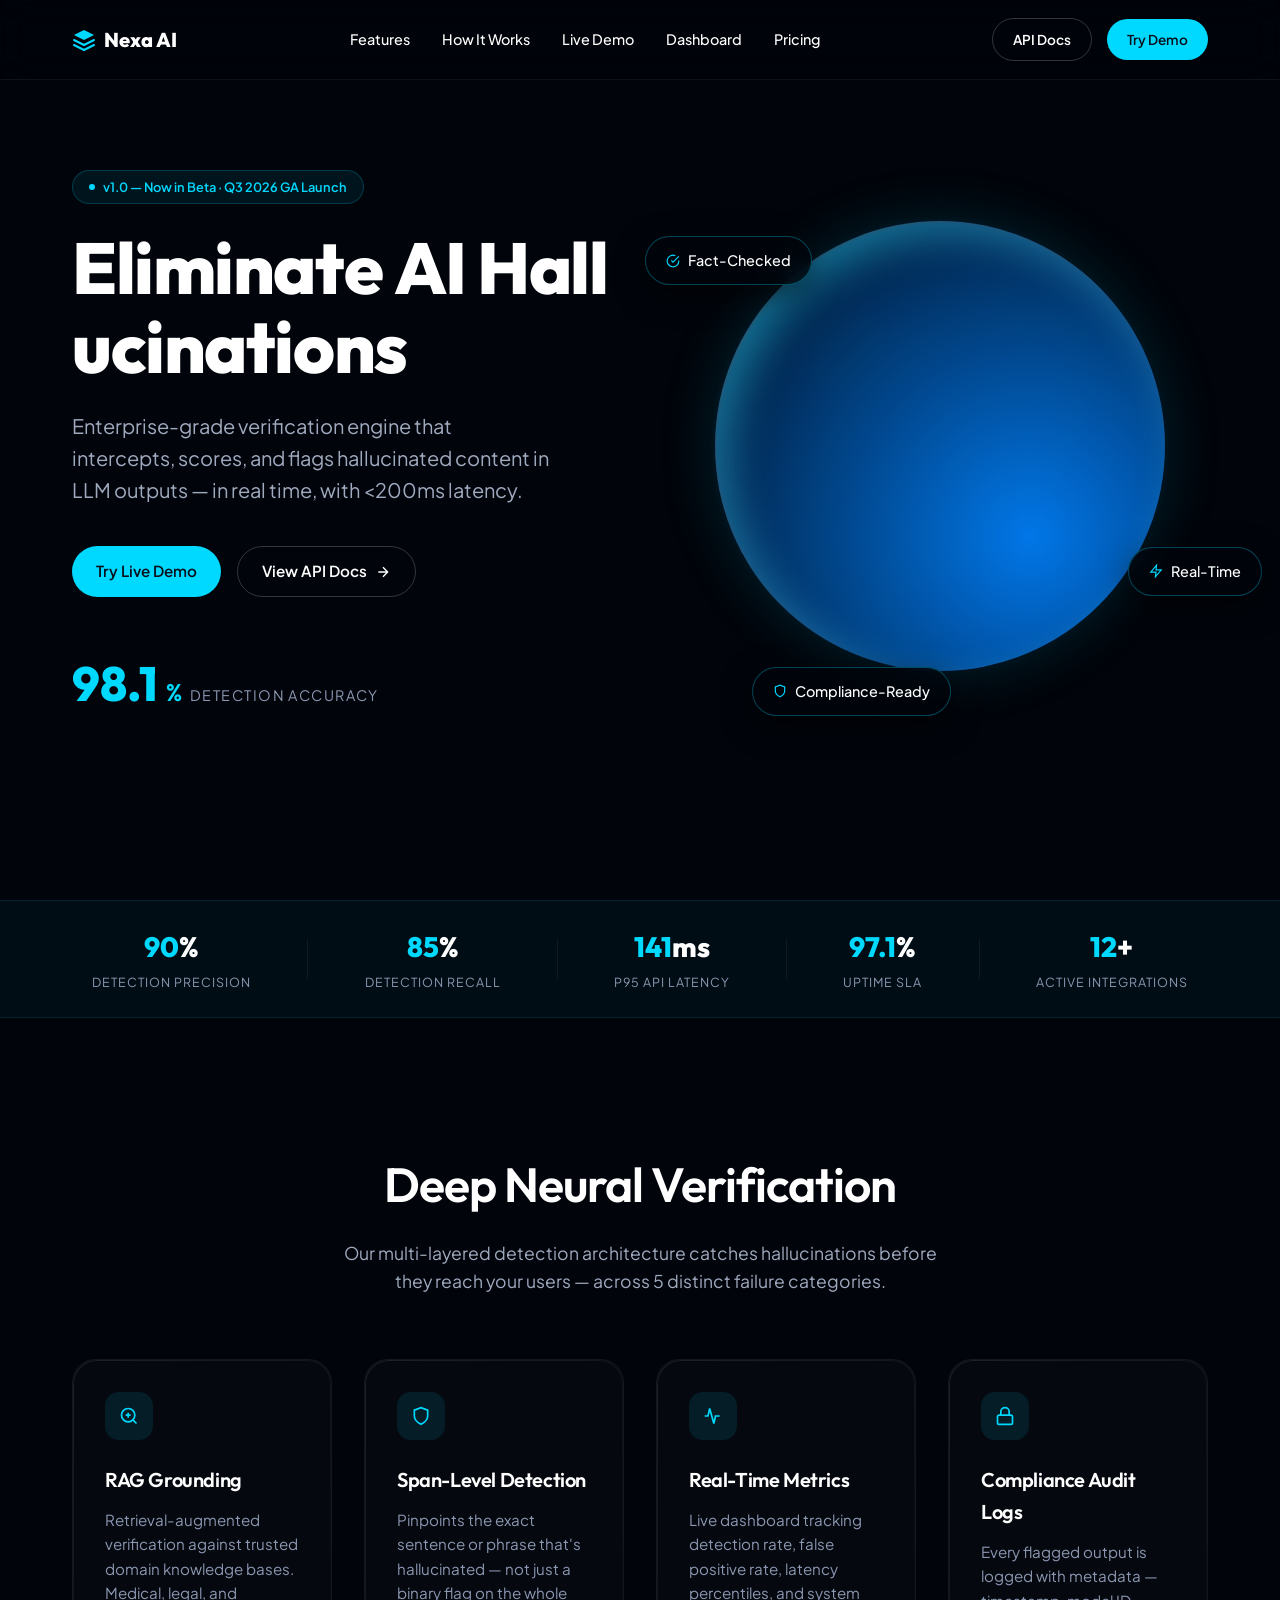
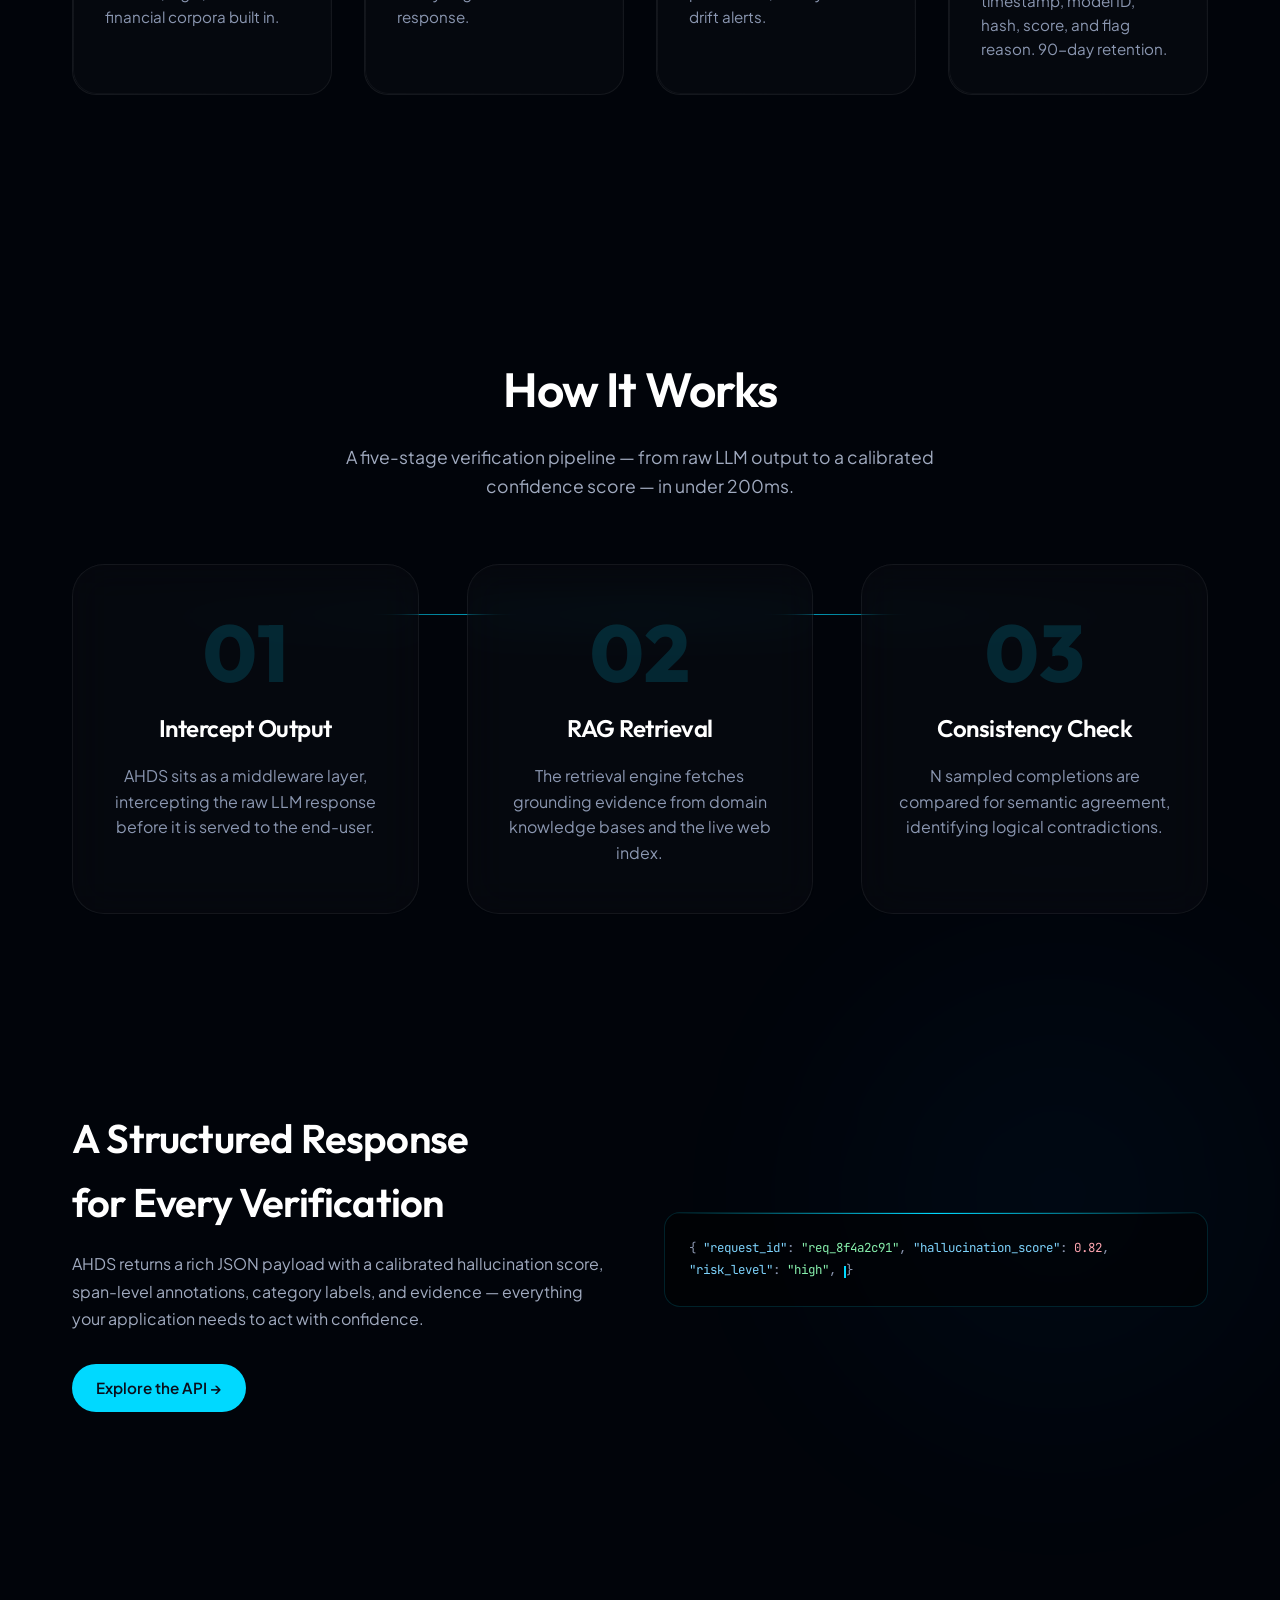
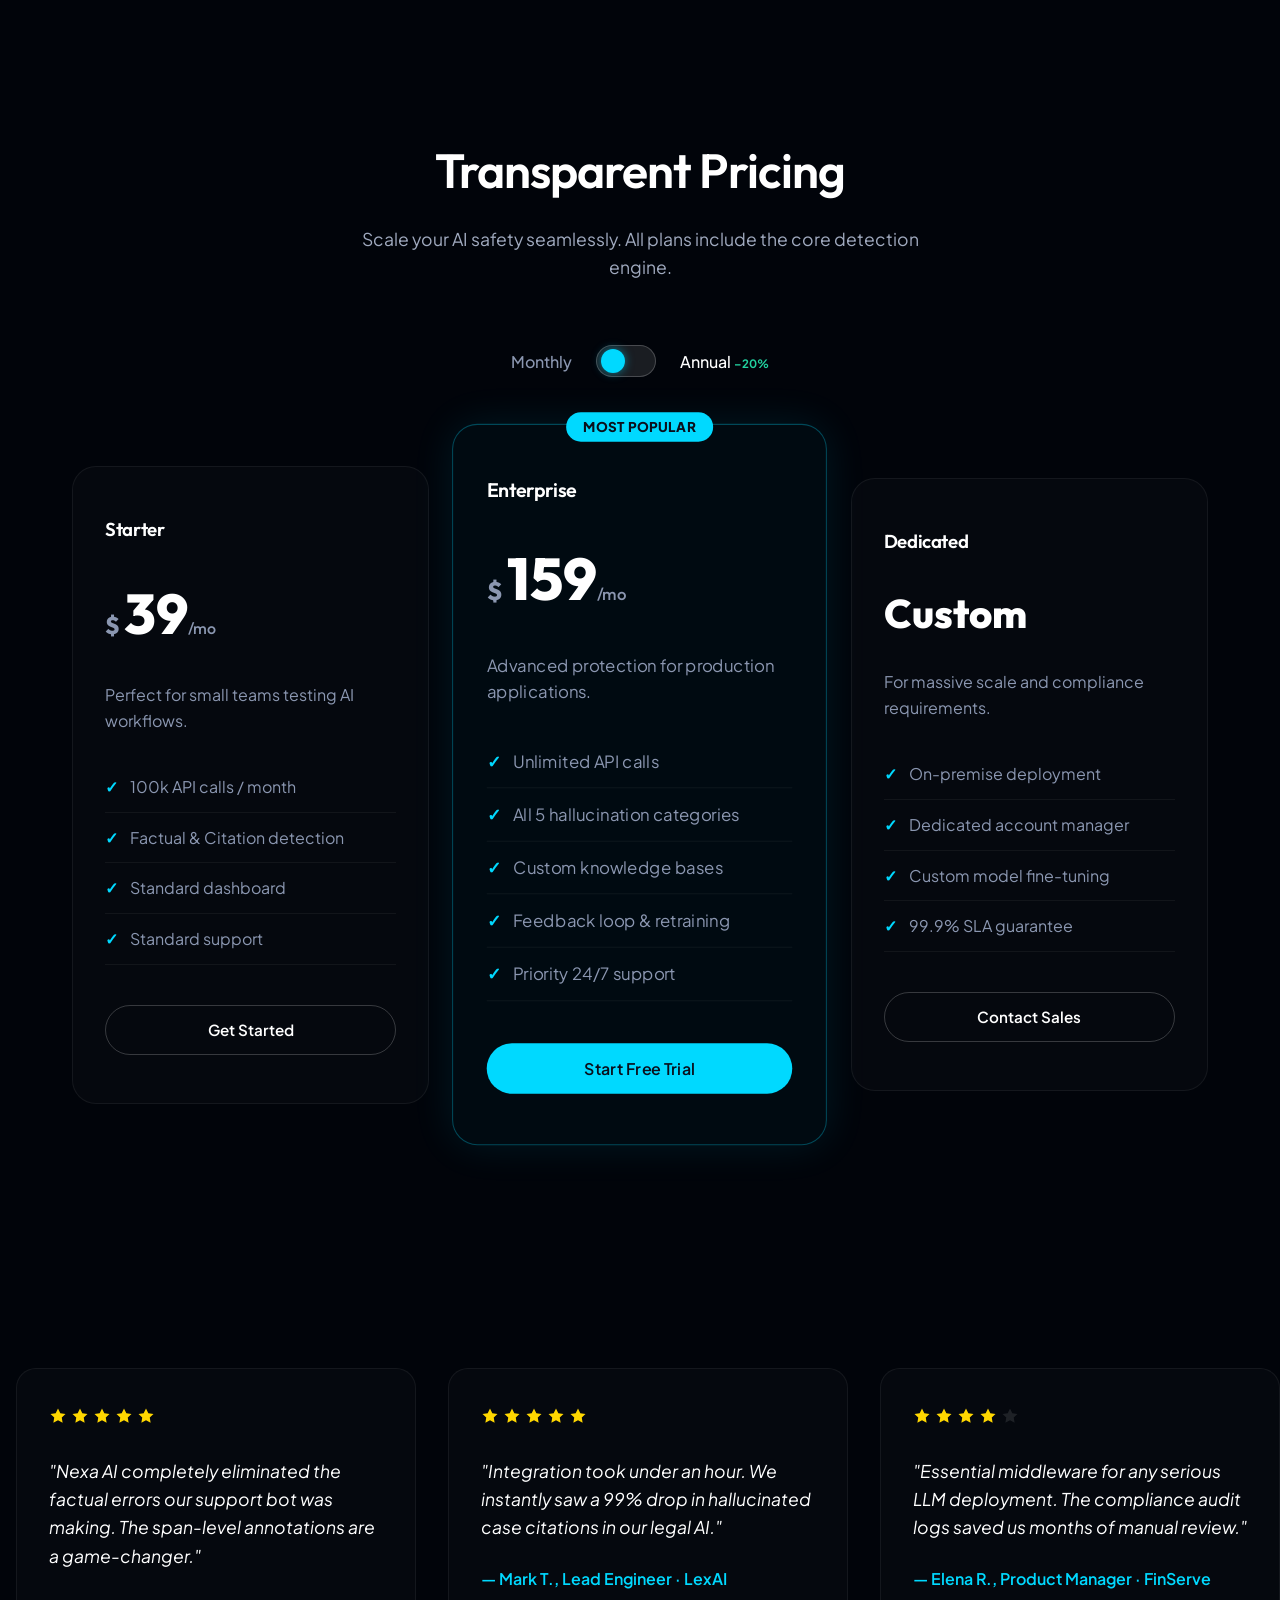
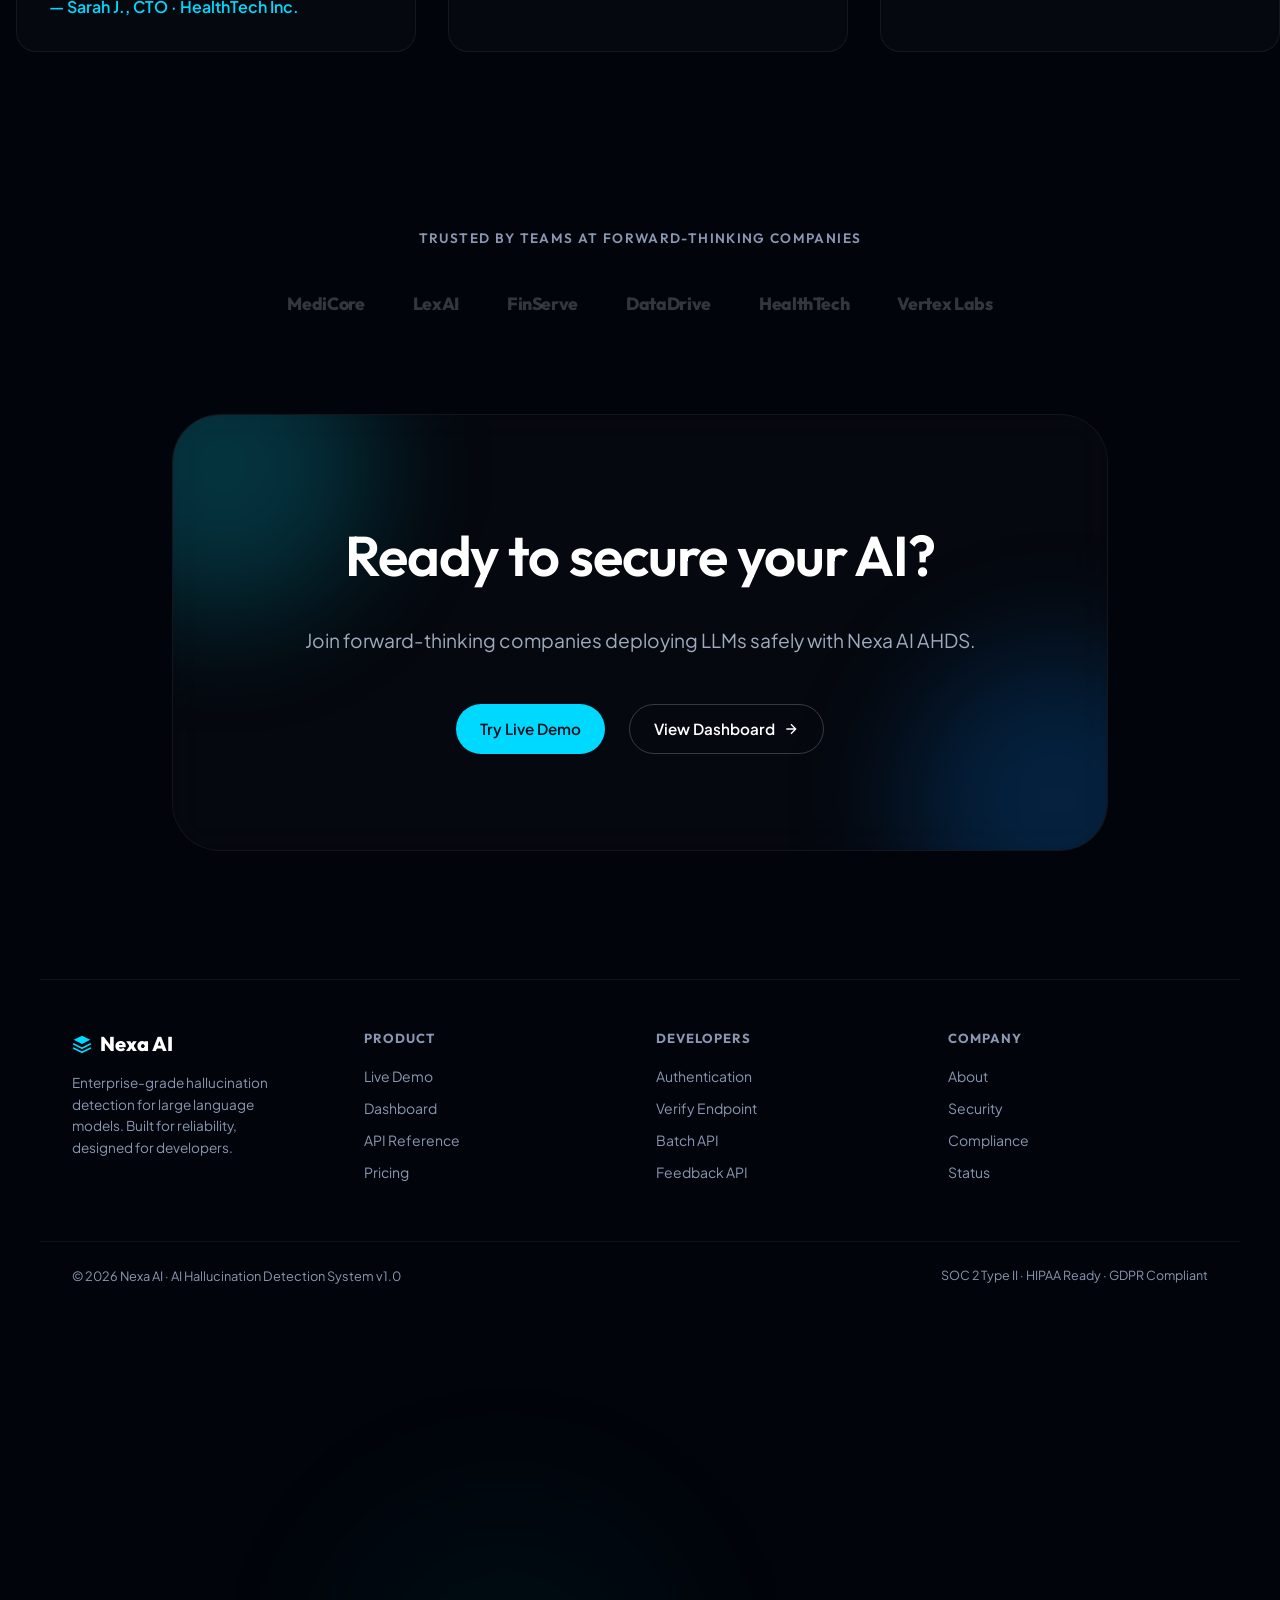
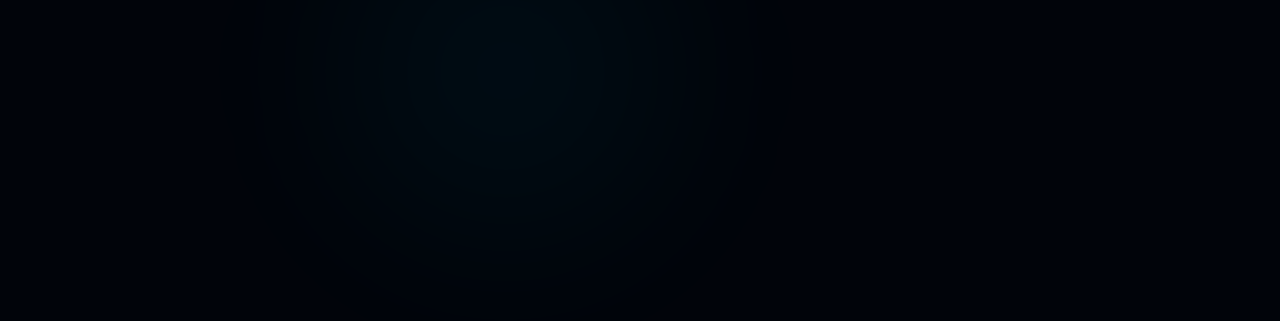
<file: AI-helucination-detection-system/index.html>
<!DOCTYPE html>
<html lang="en">
<head>
    <meta charset="UTF-8">
    <meta name="viewport" content="width=device-width, initial-scale=1.0">
    <title>Nexa AI — AI Hallucination Detection System</title>
    <meta name="description" content="Nexa AI AHDS: Enterprise-grade hallucination detection for LLMs. Real-time span-level verification, compliance audit logs, and a developer-friendly API.">
    <link rel="preconnect" href="https://fonts.googleapis.com">
    <link rel="preconnect" href="https://fonts.gstatic.com" crossorigin>
    <link href="https://fonts.googleapis.com/css2?family=Outfit:wght@400;600;800&family=Plus+Jakarta+Sans:wght@400;500;600&family=JetBrains+Mono:wght@400;600&display=swap" rel="stylesheet">
    <link rel="stylesheet" href="styles.css">
    <style>
      /* Landing-page-only extra styles */
      .metrics-bar { background: rgba(0,217,255,0.04); border-top: 1px solid rgba(0,217,255,0.1); border-bottom: 1px solid rgba(0,217,255,0.1); padding: 1.5rem 0; overflow: hidden; }
      .metrics-bar-inner { max-width: 1200px; margin: 0 auto; padding: 0 2rem; display: flex; justify-content: space-around; align-items: center; gap: 1rem; flex-wrap: wrap; }
      .metric-item { display: flex; flex-direction: column; align-items: center; gap: 0.2rem; }
      .metric-val { font-family: 'Outfit', sans-serif; font-size: 1.75rem; font-weight: 800; color: var(--text-white); }
      .metric-val span { color: var(--accent-primary); }
      .metric-desc { font-size: 0.78rem; color: var(--text-slate); text-transform: uppercase; letter-spacing: 0.08em; }
      .metric-divider { width: 1px; height: 40px; background: var(--glass-border); }
      .teaser-section { max-width: 1200px; margin: 0 auto; padding: 0 2rem 6rem; }
      .teaser-grid { display: grid; grid-template-columns: 1fr 1fr; gap: 3rem; align-items: center; }
      .teaser-text h2 { font-size: 2.5rem; margin-bottom: 1rem; }
      .teaser-text p  { color: var(--text-muted); margin-bottom: 2rem; line-height: 1.7; }
      .teaser-json { background: rgba(0,0,0,0.5); border: 1px solid rgba(0,217,255,0.15); border-radius: 16px; padding: 1.5rem; font-family: 'JetBrains Mono', monospace; font-size: 0.78rem; line-height: 1.8; overflow: hidden; position: relative; }
      .teaser-json::before { content: ''; position: absolute; top: 0; left: 0; right: 0; height: 1px; background: linear-gradient(90deg, transparent, var(--accent-primary), transparent); }
      .tj-key  { color: #7dd3fc; }
      .tj-str  { color: #86efac; }
      .tj-num  { color: #fda4af; }
      .tj-bool { color: #c4b5fd; }
      .tj-cat  { color: #f9a8d4; }
      .cursor-blink { display: inline-block; width: 2px; height: 1em; background: var(--accent-primary); animation: blink 1s step-end infinite; vertical-align: text-bottom; margin-left: 1px; }
      @keyframes blink { 0%,100% { opacity: 1; } 50% { opacity: 0; } }
      .trust-section { text-align: center; padding: 4rem 2rem 6rem; }
      .trust-section h3 { font-size: 0.85rem; text-transform: uppercase; letter-spacing: 0.1em; color: var(--text-slate); margin-bottom: 2.5rem; }
      .trust-logos { display: flex; justify-content: center; align-items: center; gap: 3rem; flex-wrap: wrap; }
      .trust-logo { font-family: 'Outfit', sans-serif; font-weight: 800; font-size: 1.1rem; color: rgba(255,255,255,0.2); letter-spacing: -0.02em; transition: color 0.3s; cursor: default; }
      .trust-logo:hover { color: rgba(255,255,255,0.5); }
      footer { border-top: 1px solid var(--glass-border); padding: 3rem 2rem; max-width: 1200px; margin: 0 auto; display: grid; grid-template-columns: 1fr 1fr 1fr 1fr; gap: 2rem; }
      .footer-brand p { color: var(--text-slate); font-size: 0.85rem; margin-top: 0.75rem; line-height: 1.6; max-width: 220px; }
      .footer-col h4 { font-size: 0.82rem; font-weight: 700; text-transform: uppercase; letter-spacing: 0.08em; color: var(--text-slate); margin-bottom: 1rem; }
      .footer-col a { display: block; font-size: 0.875rem; color: var(--text-slate); margin-bottom: 0.6rem; transition: color 0.2s; text-decoration: none; }
      .footer-col a:hover { color: var(--accent-primary); }
      .footer-bottom { border-top: 1px solid var(--glass-border); padding: 1.5rem 2rem; max-width: 1200px; margin: 0 auto; display: flex; justify-content: space-between; align-items: center; }
      .footer-bottom p { font-size: 0.8rem; color: var(--text-slate); }
      @media (max-width: 1024px) { .teaser-grid { grid-template-columns: 1fr; } footer { grid-template-columns: 1fr 1fr; } .metric-divider { display: none; } }
      @media (max-width: 768px) { footer { grid-template-columns: 1fr; } .footer-bottom { flex-direction: column; gap: 0.75rem; } }
    </style>
</head>
<body>
    <div class="blob blob-1"></div>
    <div class="blob blob-2"></div>
    <div class="blob blob-3"></div>

    <!-- Header -->
    <header class="header">
        <div class="header-container">
            <div class="logo">
                <svg width="24" height="24" viewBox="0 0 24 24" fill="none" xmlns="http://www.w3.org/2000/svg">
                    <path d="M12 2L2 7l10 5 10-5-10-5z" fill="#00d9ff"/>
                    <path d="M2 17l10 5 10-5M2 12l10 5 10-5" stroke="#00d9ff" stroke-width="2" stroke-linecap="round" stroke-linejoin="round"/>
                </svg>
                <span>Nexa AI</span>
            </div>
            <nav class="nav">
                <a href="#features" class="nav-link">Features <span class="dot"></span></a>
                <a href="#process" class="nav-link">How It Works <span class="dot"></span></a>
                <a href="demo.html" class="nav-link" data-requires-auth>Live Demo <span class="dot"></span></a>
                <a href="dashboard.html" class="nav-link" data-requires-auth>Dashboard <span class="dot"></span></a>
                <a href="#pricing" class="nav-link">Pricing <span class="dot"></span></a>
            </nav>
            <div class="header-action">
                <a href="api-docs.html" class="btn btn-outline" style="margin-right:0.75rem; font-size:0.85rem; padding:0.6rem 1.25rem;">API Docs</a>
                <a href="demo.html" class="btn btn-shimmer" data-requires-auth style="font-size:0.85rem; padding:0.6rem 1.25rem;">Try Demo</a>
            </div>
        </div>
    </header>

    <!-- Hero Section -->
    <section class="hero">
        <div class="hero-content">
            <div style="display:inline-flex; align-items:center; gap:0.5rem; background:rgba(0,217,255,0.08); border:1px solid rgba(0,217,255,0.2); border-radius:9999px; padding:0.35rem 1rem; margin-bottom:1.5rem; font-size:0.8rem; color:var(--accent-primary); font-weight:600;">
                <span style="width:6px; height:6px; background:var(--accent-primary); border-radius:50%; animation:pulse-glow 1.5s infinite alternate;"></span>
                v1.0 — Now in Beta · Q3 2026 GA Launch
            </div>
            <h1 class="hero-title" id="hero-title">Eliminate AI Hallucinations</h1>
            <p class="hero-subtitle">Enterprise-grade verification engine that intercepts, scores, and flags hallucinated content in LLM outputs — in real time, with &lt;200ms latency.</p>
            <div class="hero-actions">
                <a href="demo.html" class="btn btn-shimmer" data-requires-auth>Try Live Demo</a>
                <a href="api-docs.html" class="btn btn-outline btn-icon">
                    View API Docs
                    <svg width="16" height="16" viewBox="0 0 24 24" fill="none" stroke="currentColor" stroke-width="2"><path d="M5 12h14M12 5l7 7-7 7"/></svg>
                </a>
            </div>
            <div class="stat-counter">
                <span class="stat-number" id="hero-stat" data-target="99.9">0.0</span><span class="stat-suffix">%</span>
                <span class="stat-label">Detection Accuracy</span>
            </div>
        </div>
        <div class="hero-visual">
            <div class="liquid-sphere"></div>
            <div class="floating-pill pill-1">
                <svg width="14" height="14" viewBox="0 0 24 24" fill="none" stroke="#00d9ff" stroke-width="2"><path d="M22 11.08V12a10 10 0 1 1-5.93-9.14"/><polyline points="22 4 12 14.01 9 11.01"/></svg>
                Fact-Checked
            </div>
            <div class="floating-pill pill-2">
                <svg width="14" height="14" viewBox="0 0 24 24" fill="none" stroke="#00d9ff" stroke-width="2"><polygon points="13 2 3 14 12 14 11 22 21 10 12 10 13 2"/></svg>
                Real-Time
            </div>
            <div class="floating-pill pill-3">
                <svg width="14" height="14" viewBox="0 0 24 24" fill="none" stroke="#00d9ff" stroke-width="2"><path d="M12 22s8-4 8-10V5l-8-3-8 3v7c0 6 8 10 8 10z"/></svg>
                Compliance-Ready
            </div>
        </div>
    </section>

    <!-- Metrics Bar -->
    <div class="metrics-bar">
        <div class="metrics-bar-inner">
            <div class="metric-item">
                <div class="metric-val"><span id="m-precision">0</span>%</div>
                <div class="metric-desc">Detection Precision</div>
            </div>
            <div class="metric-divider"></div>
            <div class="metric-item">
                <div class="metric-val"><span id="m-recall">0</span>%</div>
                <div class="metric-desc">Detection Recall</div>
            </div>
            <div class="metric-divider"></div>
            <div class="metric-item">
                <div class="metric-val"><span id="m-latency">0</span>ms</div>
                <div class="metric-desc">p95 API Latency</div>
            </div>
            <div class="metric-divider"></div>
            <div class="metric-item">
                <div class="metric-val"><span id="m-uptime">0</span>%</div>
                <div class="metric-desc">Uptime SLA</div>
            </div>
            <div class="metric-divider"></div>
            <div class="metric-item">
                <div class="metric-val"><span id="m-integrations">0</span>+</div>
                <div class="metric-desc">Active Integrations</div>
            </div>
        </div>
    </div>

    <!-- Features Section -->
    <section class="features" id="features">
        <div class="section-header">
            <h2>Deep Neural Verification</h2>
            <p>Our multi-layered detection architecture catches hallucinations before they reach your users — across 5 distinct failure categories.</p>
        </div>
        <div class="features-grid">
            <div class="feature-card">
                <div class="icon-container">
                    <svg width="20" height="20" viewBox="0 0 24 24" fill="none" stroke="currentColor" stroke-width="2"><circle cx="11" cy="11" r="8"/><path d="M21 21l-4.35-4.35"/><path d="M11 8v6M8 11h6"/></svg>
                </div>
                <h3>RAG Grounding</h3>
                <p>Retrieval-augmented verification against trusted domain knowledge bases. Medical, legal, and financial corpora built in.</p>
            </div>
            <div class="feature-card">
                <div class="icon-container">
                    <svg width="20" height="20" viewBox="0 0 24 24" fill="none" stroke="currentColor" stroke-width="2"><path d="M12 22s8-4 8-10V5l-8-3-8 3v7c0 6 8 10 8 10z"/></svg>
                </div>
                <h3>Span-Level Detection</h3>
                <p>Pinpoints the exact sentence or phrase that's hallucinated — not just a binary flag on the whole response.</p>
            </div>
            <div class="feature-card">
                <div class="icon-container">
                    <svg width="20" height="20" viewBox="0 0 24 24" fill="none" stroke="currentColor" stroke-width="2"><path d="M2 12h4l2-9 5 18 2-9h5"/></svg>
                </div>
                <h3>Real-Time Metrics</h3>
                <p>Live dashboard tracking detection rate, false positive rate, latency percentiles, and system drift alerts.</p>
            </div>
            <div class="feature-card">
                <div class="icon-container">
                    <svg width="20" height="20" viewBox="0 0 24 24" fill="none" stroke="currentColor" stroke-width="2"><rect x="3" y="11" width="18" height="11" rx="2"/><path d="M7 11V7a5 5 0 0110 0v4"/></svg>
                </div>
                <h3>Compliance Audit Logs</h3>
                <p>Every flagged output is logged with metadata — timestamp, model ID, hash, score, and flag reason. 90-day retention.</p>
            </div>
        </div>
    </section>

    <!-- Process Section -->
    <section class="process" id="process">
        <div class="section-header">
            <h2>How It Works</h2>
            <p>A five-stage verification pipeline — from raw LLM output to a calibrated confidence score — in under 200ms.</p>
        </div>
        <div class="process-wrapper">
            <div class="process-line"></div>
            <div class="process-grid">
                <div class="process-card">
                    <div class="step-number">01</div>
                    <h3>Intercept Output</h3>
                    <p>AHDS sits as a middleware layer, intercepting the raw LLM response before it is served to the end-user.</p>
                </div>
                <div class="process-card">
                    <div class="step-number">02</div>
                    <h3>RAG Retrieval</h3>
                    <p>The retrieval engine fetches grounding evidence from domain knowledge bases and the live web index.</p>
                </div>
                <div class="process-card">
                    <div class="step-number">03</div>
                    <h3>Consistency Check</h3>
                    <p>N sampled completions are compared for semantic agreement, identifying logical contradictions.</p>
                </div>
            </div>
        </div>
    </section>

    <!-- API Teaser Section -->
    <section style="padding: 4rem 0 6rem;">
        <div class="teaser-section">
            <div class="teaser-grid">
                <div class="teaser-text">
                    <h2>A Structured Response<br>for Every Verification</h2>
                    <p>AHDS returns a rich JSON payload with a calibrated hallucination score, span-level annotations, category labels, and evidence — everything your application needs to act with confidence.</p>
                    <a href="api-docs.html" class="btn btn-shimmer">Explore the API →</a>
                </div>
                <div class="teaser-json" id="teaser-json" aria-label="API response example"></div>
            </div>
        </div>
    </section>

    <!-- Pricing Section -->
    <section class="pricing" id="pricing">
        <div class="section-header">
            <h2>Transparent Pricing</h2>
            <p>Scale your AI safety seamlessly. All plans include the core detection engine.</p>
        </div>
        <div class="billing-toggle">
            <span class="toggle-label" id="label-monthly">Monthly</span>
            <div class="toggle-switch" id="billing-switch">
                <div class="toggle-circle"></div>
            </div>
            <span class="toggle-label active" id="label-annual">Annual <span style="font-size:0.72rem; color:var(--risk-low); font-weight:700;">–20%</span></span>
        </div>
        <div class="pricing-grid">
            <div class="pricing-card">
                <h3>Starter</h3>
                <div class="price"><span class="currency">$</span><span class="amount" data-monthly="49" data-annual="39">39</span><span class="period">/mo</span></div>
                <p class="pricing-desc">Perfect for small teams testing AI workflows.</p>
                <ul class="features-list">
                    <li>100k API calls / month</li>
                    <li>Factual &amp; Citation detection</li>
                    <li>Standard dashboard</li>
                    <li>Standard support</li>
                </ul>
                <a href="demo.html" class="btn btn-outline full-width" data-requires-auth>Get Started</a>
            </div>
            <div class="pricing-card pro">
                <div class="badge-shimmer">Most Popular</div>
                <h3>Enterprise</h3>
                <div class="price"><span class="currency">$</span><span class="amount" data-monthly="199" data-annual="159">159</span><span class="period">/mo</span></div>
                <p class="pricing-desc">Advanced protection for production applications.</p>
                <ul class="features-list">
                    <li>Unlimited API calls</li>
                    <li>All 5 hallucination categories</li>
                    <li>Custom knowledge bases</li>
                    <li>Feedback loop &amp; retraining</li>
                    <li>Priority 24/7 support</li>
                </ul>
                <a href="demo.html" class="btn btn-shimmer full-width" data-requires-auth>Start Free Trial</a>
            </div>
            <div class="pricing-card">
                <h3>Dedicated</h3>
                <div class="price"><span class="custom-price">Custom</span></div>
                <p class="pricing-desc">For massive scale and compliance requirements.</p>
                <ul class="features-list">
                    <li>On-premise deployment</li>
                    <li>Dedicated account manager</li>
                    <li>Custom model fine-tuning</li>
                    <li>99.9% SLA guarantee</li>
                </ul>
                <a href="#" class="btn btn-outline full-width">Contact Sales</a>
            </div>
        </div>
    </section>

    <!-- Testimonials Section -->
    <section class="testimonials" id="testimonials">
        <div class="marquee-container">
            <div class="marquee-track">
                <div class="testimonial-card">
                    <div class="stars" data-rating="5"></div>
                    <p>"Nexa AI completely eliminated the factual errors our support bot was making. The span-level annotations are a game-changer."</p>
                    <div class="author">— Sarah J., CTO · HealthTech Inc.</div>
                </div>
                <div class="testimonial-card">
                    <div class="stars" data-rating="5"></div>
                    <p>"Integration took under an hour. We instantly saw a 99% drop in hallucinated case citations in our legal AI."</p>
                    <div class="author">— Mark T., Lead Engineer · LexAI</div>
                </div>
                <div class="testimonial-card">
                    <div class="stars" data-rating="4"></div>
                    <p>"Essential middleware for any serious LLM deployment. The compliance audit logs saved us months of manual review."</p>
                    <div class="author">— Elena R., Product Manager · FinServe</div>
                </div>
                <div class="testimonial-card">
                    <div class="stars" data-rating="5"></div>
                    <p>"We couldn't release our clinical AI without AHDS. It provides the certainty regulators demand."</p>
                    <div class="author">— Dr. Alan B., Chief Medical Officer · MediCore</div>
                </div>
                <div class="testimonial-card">
                    <div class="stars" data-rating="5"></div>
                    <p>"The feedback loop is incredible. Each week the model gets more accurate on our domain-specific edge cases."</p>
                    <div class="author">— Priya S., ML Platform Lead · DataDrive</div>
                </div>
            </div>
        </div>
    </section>

    <!-- Trust Logos -->
    <div class="trust-section">
        <h3>Trusted by teams at forward-thinking companies</h3>
        <div class="trust-logos">
            <div class="trust-logo">MediCore</div>
            <div class="trust-logo">LexAI</div>
            <div class="trust-logo">FinServe</div>
            <div class="trust-logo">DataDrive</div>
            <div class="trust-logo">HealthTech</div>
            <div class="trust-logo">Vertex Labs</div>
        </div>
    </div>

    <!-- CTA Section -->
    <section class="cta-section">
        <div class="cta-container">
            <div class="cta-glow glow-1"></div>
            <div class="cta-glow glow-2"></div>
            <h2>Ready to secure your AI?</h2>
            <p>Join forward-thinking companies deploying LLMs safely with Nexa AI AHDS.</p>
            <div class="cta-actions">
                <a href="demo.html" class="btn btn-shimmer" data-requires-auth>Try Live Demo</a>
                <a href="dashboard.html" class="btn btn-outline btn-icon" data-requires-auth>
                    View Dashboard
                    <svg width="16" height="16" viewBox="0 0 24 24" fill="none" stroke="currentColor" stroke-width="2"><path d="M5 12h14M12 5l7 7-7 7"/></svg>
                </a>
            </div>
        </div>
    </section>

    <!-- Footer -->
    <footer>
        <div class="footer-brand">
            <div class="logo" style="margin-bottom:0.75rem;">
                <svg width="20" height="20" viewBox="0 0 24 24" fill="none"><path d="M12 2L2 7l10 5 10-5-10-5z" fill="#00d9ff"/><path d="M2 17l10 5 10-5M2 12l10 5 10-5" stroke="#00d9ff" stroke-width="2" stroke-linecap="round" stroke-linejoin="round"/></svg>
                <span style="font-family:'Outfit',sans-serif;font-weight:800;color:white;">Nexa AI</span>
            </div>
            <p>Enterprise-grade hallucination detection for large language models. Built for reliability, designed for developers.</p>
        </div>
        <div class="footer-col">
            <h4>Product</h4>
            <a href="demo.html" data-requires-auth>Live Demo</a>
            <a href="dashboard.html" data-requires-auth>Dashboard</a>
            <a href="api-docs.html">API Reference</a>
            <a href="#pricing">Pricing</a>
        </div>
        <div class="footer-col">
            <h4>Developers</h4>
            <a href="api-docs.html#authentication">Authentication</a>
            <a href="api-docs.html#verify">Verify Endpoint</a>
            <a href="api-docs.html#batch">Batch API</a>
            <a href="api-docs.html#feedback">Feedback API</a>
        </div>
        <div class="footer-col">
            <h4>Company</h4>
            <a href="#">About</a>
            <a href="#">Security</a>
            <a href="#">Compliance</a>
            <a href="#">Status</a>
        </div>
    </footer>
    <div class="footer-bottom">
        <p>© 2026 Nexa AI · AI Hallucination Detection System v1.0</p>
        <p style="color:var(--text-slate); font-size:0.78rem;">SOC 2 Type II · HIPAA Ready · GDPR Compliant</p>
    </div>

    <!-- Supabase Core & Scripts -->
    <script src="supabase.js"></script>
    <script src="supabase-config.js"></script>
    <script src="auth.js"></script>
    
    <script src="app.js"></script>
</body>
</html>
</file>
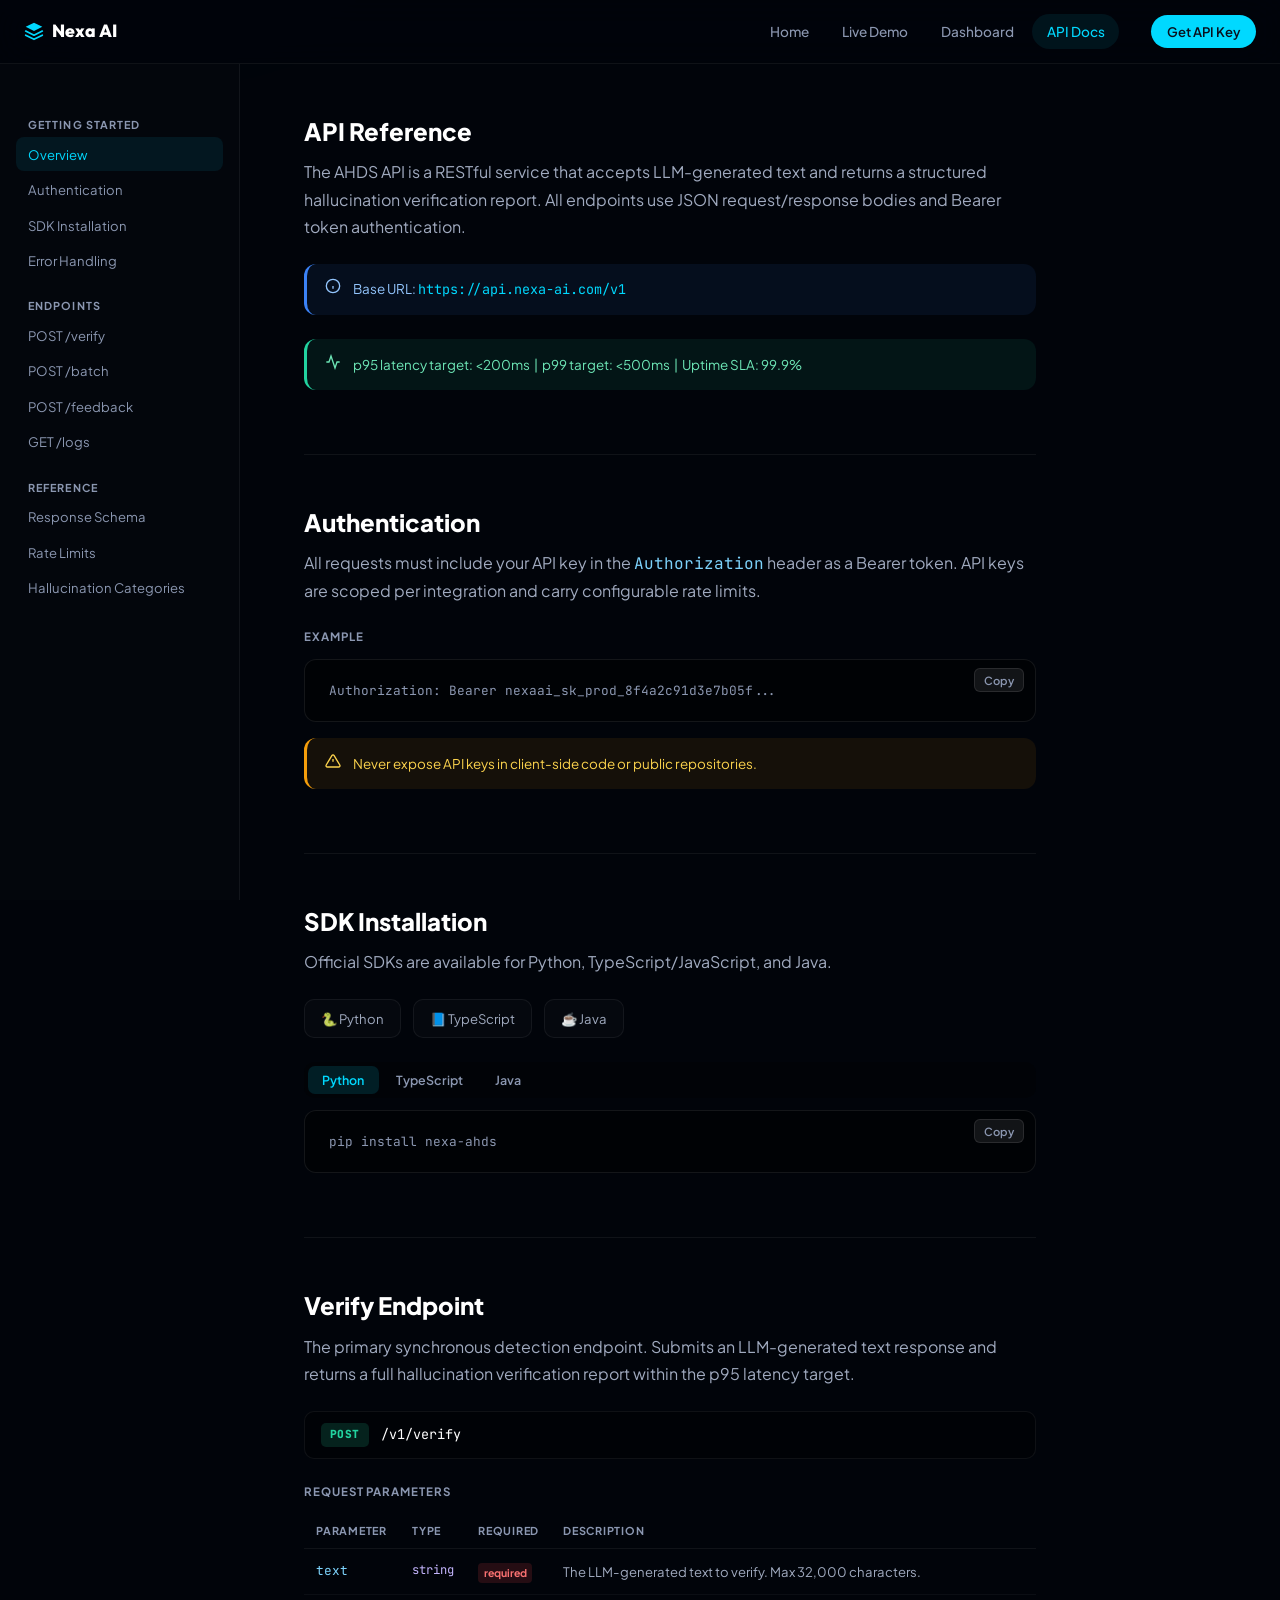
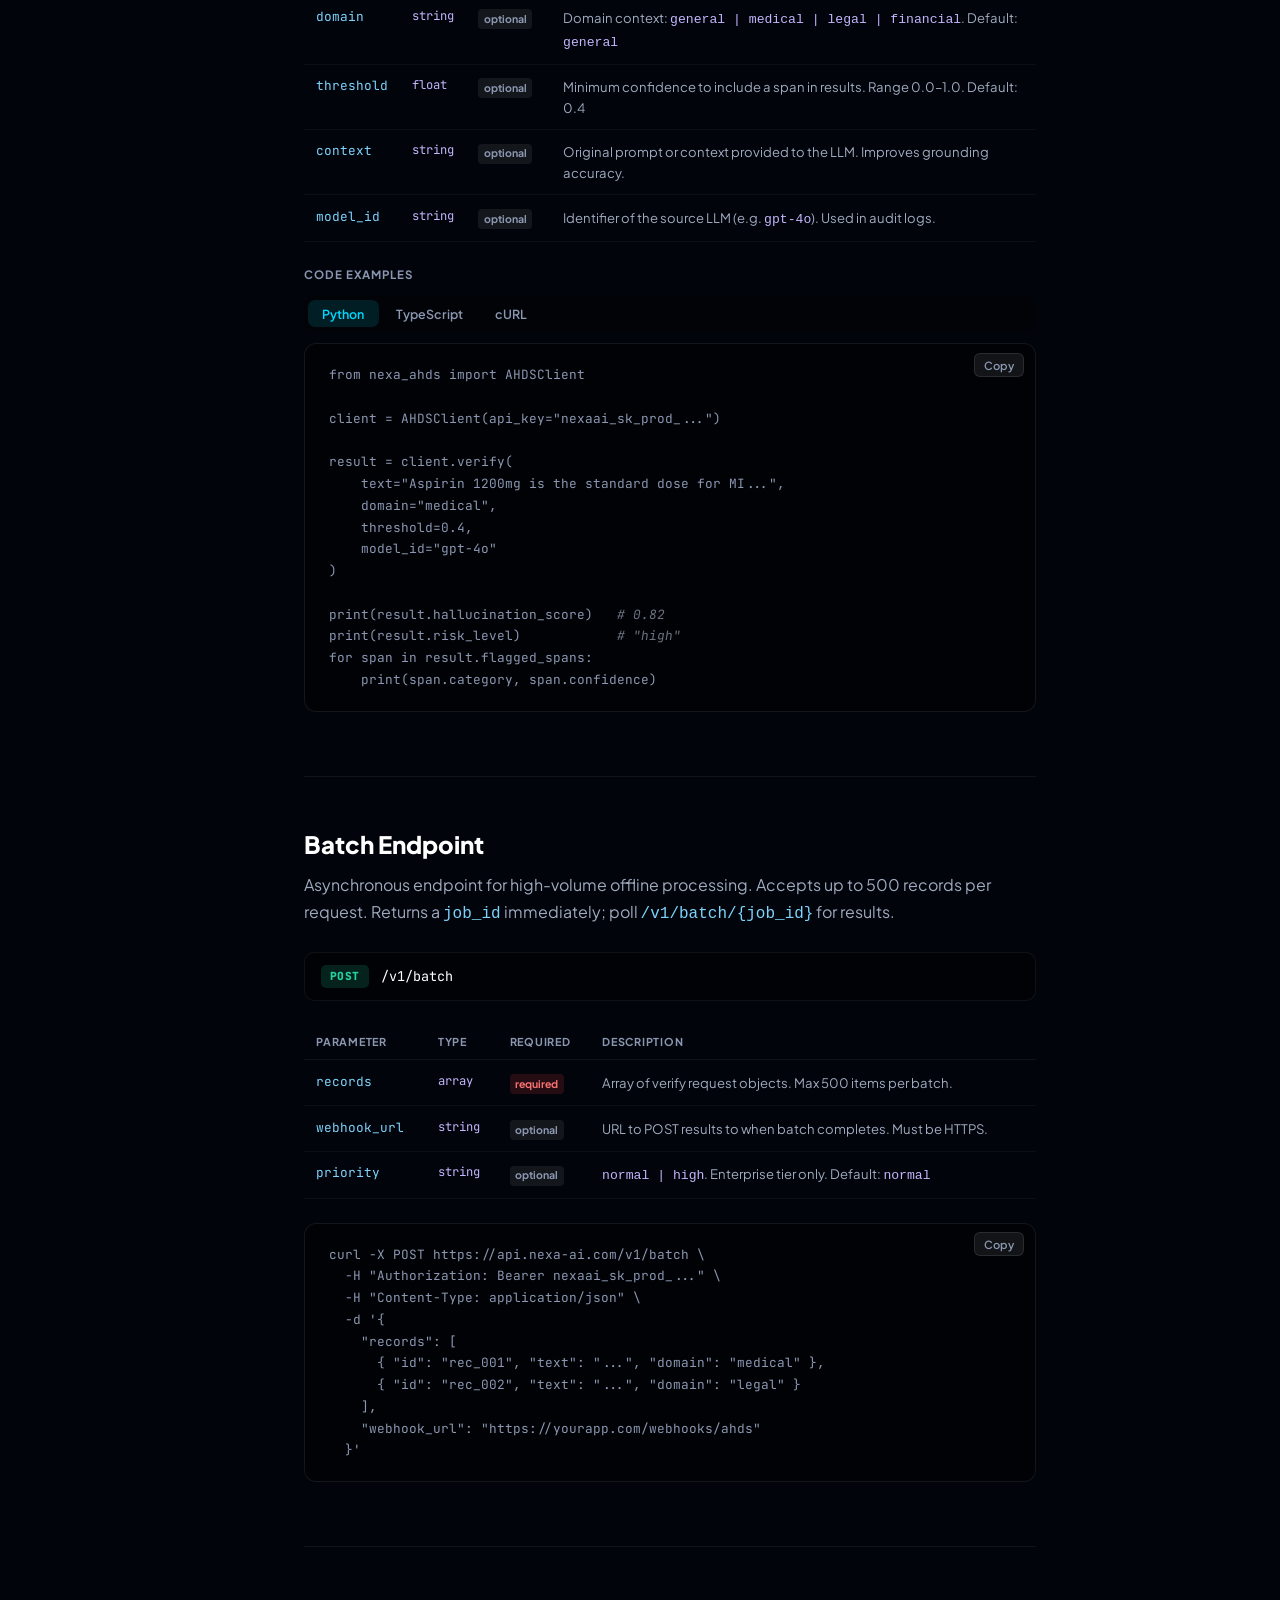
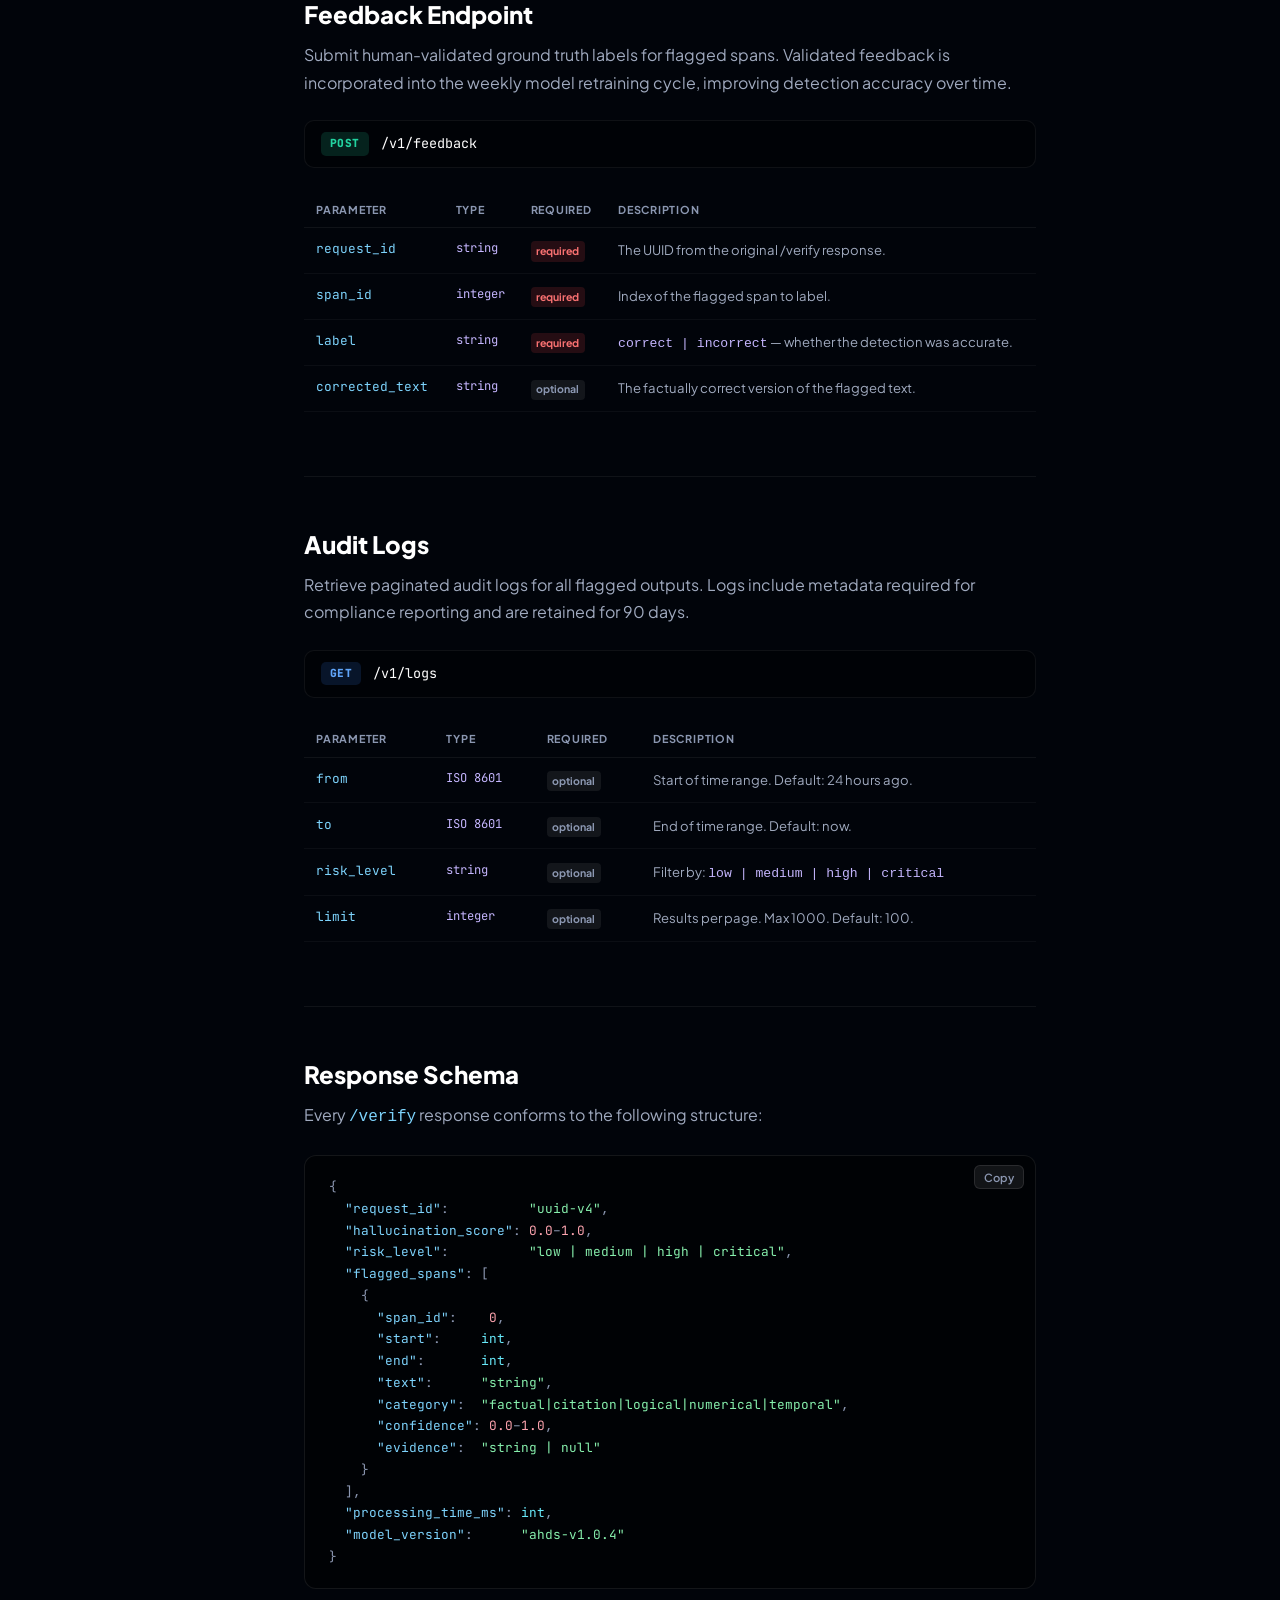
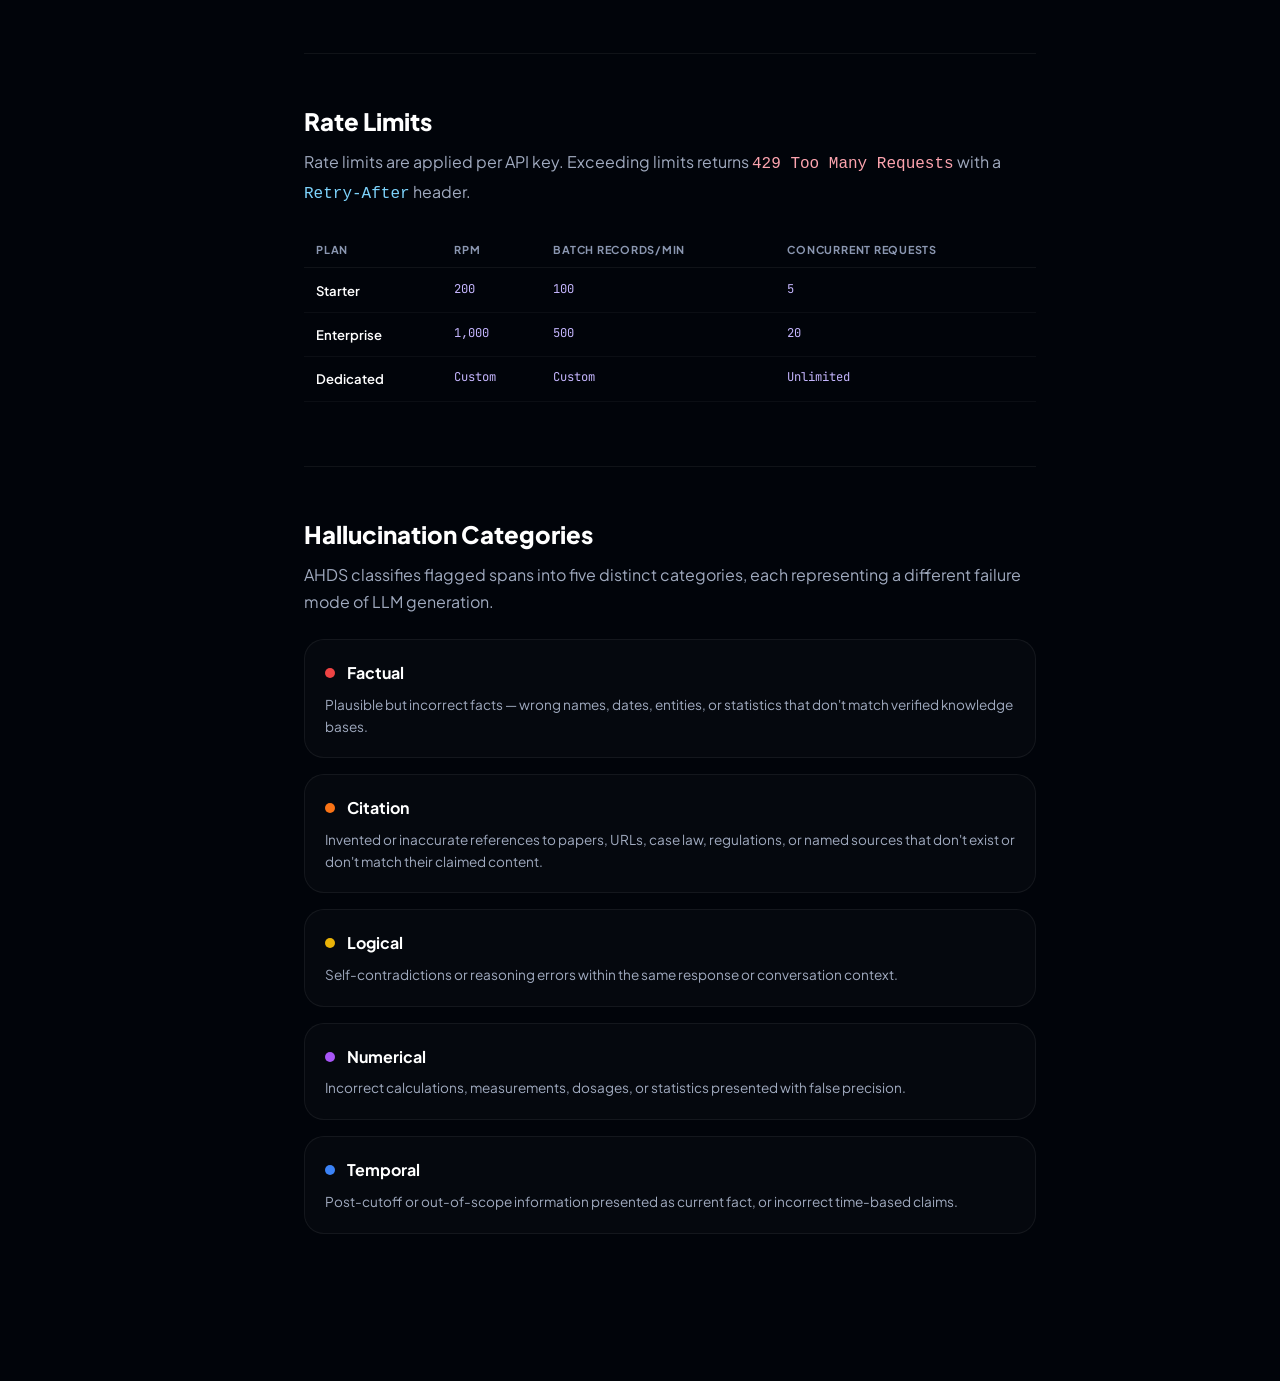
<file: AI-helucination-detection-system/api-docs.html>
<!DOCTYPE html>
<html lang="en">
<head>
  <meta charset="UTF-8"><meta name="viewport" content="width=device-width, initial-scale=1.0">
  <title>API Reference — Nexa AI AHDS</title>
  <meta name="description" content="Complete API reference for the AI Hallucination Detection System.">
  <link rel="preconnect" href="https://fonts.googleapis.com">
  <link rel="preconnect" href="https://fonts.gstatic.com" crossorigin>
  <link href="https://fonts.googleapis.com/css2?family=Outfit:wght@400;600;800&family=Plus+Jakarta+Sans:wght@400;500;600&family=JetBrains+Mono:wght@400;600&display=swap" rel="stylesheet">
  <link rel="stylesheet" href="styles.css">
  <style>
    .docs-layout { display: grid; grid-template-columns: 240px 1fr; gap: 0; margin-top: var(--topbar-h); min-height: calc(100vh - var(--topbar-h)); }
    .docs-sidebar { position: sticky; top: var(--topbar-h); height: calc(100vh - var(--topbar-h)); overflow-y: auto; padding: 2rem 1rem; border-right: 1px solid var(--glass-border); background: rgba(255,255,255,.012); }
    .docs-main { padding: 3rem 4rem 6rem; max-width: 860px; }
    .docs-sidebar-link { display: block; padding: .4rem .75rem; border-radius: 8px; font-size: .82rem; color: var(--text-slate); transition: all .2s; text-decoration: none; margin-bottom: .1rem; }
    .docs-sidebar-link:hover { color: var(--text-white); background: rgba(255,255,255,.05); }
    .docs-sidebar-link.active { color: var(--accent-primary); background: rgba(0,217,255,.08); }
    .docs-sidebar-label { font-size: .68rem; font-weight: 700; text-transform: uppercase; letter-spacing: .1em; color: var(--text-slate); padding: .5rem .75rem .25rem; margin-top: .75rem; display: block; }
    .endpoint-title { font-size: 1.5rem; font-weight: 800; color: var(--text-white); margin-bottom: .5rem; }
    .endpoint-desc { color: var(--text-muted); margin-bottom: 1.5rem; line-height: 1.7; }
    .section-divider { height: 1px; background: var(--glass-border); margin: 3rem 0; }
    .sub-heading { font-size: .72rem; font-weight: 700; text-transform: uppercase; letter-spacing: .08em; color: var(--text-slate); margin-bottom: .75rem; }
    .sdk-row { display: flex; gap: .75rem; flex-wrap: wrap; margin-bottom: 1.5rem; }
    .sdk-badge { display: flex; align-items: center; gap: .5rem; padding: .5rem 1rem; border: 1px solid var(--glass-border); border-radius: 10px; font-size: .82rem; color: var(--text-muted); background: var(--glass-bg); }
    @media (max-width: 900px) { .docs-layout { grid-template-columns: 1fr; } .docs-sidebar { display: none; } .docs-main { padding: 2rem 1.5rem; } }
  </style>
</head>
<body>
  <div class="blob blob-1"></div>
  <header class="inner-topbar">
    <a href="index.html" class="logo">
      <svg width="20" height="20" viewBox="0 0 24 24" fill="none"><path d="M12 2L2 7l10 5 10-5-10-5z" fill="#00d9ff"/><path d="M2 17l10 5 10-5M2 12l10 5 10-5" stroke="#00d9ff" stroke-width="2" stroke-linecap="round" stroke-linejoin="round"/></svg>
      Nexa AI
    </a>
    <nav class="topbar-nav">
      <a href="index.html">Home</a>
      <a href="demo.html">Live Demo</a>
      <a href="dashboard.html">Dashboard</a>
      <a href="api-docs.html" class="active">API Docs</a>
    </nav>
    <div class="topbar-right">
      <a href="#authentication" class="btn btn-shimmer" style="padding:.4rem 1rem; font-size:.82rem;">Get API Key</a>
    </div>
  </header>

  <div class="docs-layout">
    <!-- Sidebar -->
    <aside class="docs-sidebar">
      <span class="docs-sidebar-label">Getting Started</span>
      <a href="#overview" class="docs-sidebar-link active" data-target="overview">Overview</a>
      <a href="#authentication" class="docs-sidebar-link" data-target="authentication">Authentication</a>
      <a href="#sdks" class="docs-sidebar-link" data-target="sdks">SDK Installation</a>
      <a href="#errors" class="docs-sidebar-link" data-target="errors">Error Handling</a>

      <span class="docs-sidebar-label">Endpoints</span>
      <a href="#verify" class="docs-sidebar-link" data-target="verify">POST /verify</a>
      <a href="#batch" class="docs-sidebar-link" data-target="batch">POST /batch</a>
      <a href="#feedback" class="docs-sidebar-link" data-target="feedback">POST /feedback</a>
      <a href="#logs" class="docs-sidebar-link" data-target="logs">GET /logs</a>

      <span class="docs-sidebar-label">Reference</span>
      <a href="#schema" class="docs-sidebar-link" data-target="schema">Response Schema</a>
      <a href="#rate-limits" class="docs-sidebar-link" data-target="rate-limits">Rate Limits</a>
      <a href="#categories" class="docs-sidebar-link" data-target="categories">Hallucination Categories</a>
    </aside>

    <!-- Main -->
    <main class="docs-main">

      <!-- Overview -->
      <div class="endpoint-block" id="overview">
        <div class="endpoint-title">API Reference</div>
        <p class="endpoint-desc">The AHDS API is a RESTful service that accepts LLM-generated text and returns a structured hallucination verification report. All endpoints use JSON request/response bodies and Bearer token authentication.</p>
        <div class="info-box info">
          <svg width="16" height="16" viewBox="0 0 24 24" fill="none" stroke="currentColor" stroke-width="2"><circle cx="12" cy="12" r="10"/><line x1="12" y1="16" x2="12" y2="12"/><line x1="12" y1="8" x2="12.01" y2="8"/></svg>
          <span>Base URL: <code style="font-family:'JetBrains Mono',monospace; color:var(--accent-primary);">https://api.nexa-ai.com/v1</code></span>
        </div>
        <div class="info-box success">
          <svg width="16" height="16" viewBox="0 0 24 24" fill="none" stroke="currentColor" stroke-width="2"><polyline points="22 12 18 12 15 21 9 3 6 12 2 12"/></svg>
          <span>p95 latency target: &lt;200ms &nbsp;|&nbsp; p99 target: &lt;500ms &nbsp;|&nbsp; Uptime SLA: 99.9%</span>
        </div>
      </div>

      <div class="section-divider"></div>

      <!-- Authentication -->
      <div class="endpoint-block" id="authentication">
        <div class="endpoint-title">Authentication</div>
        <p class="endpoint-desc">All requests must include your API key in the <code style="font-family:'JetBrains Mono',monospace;color:#7dd3fc;">Authorization</code> header as a Bearer token. API keys are scoped per integration and carry configurable rate limits.</p>
        <div class="sub-heading">Example</div>
        <div style="position:relative;">
          <div class="code-block" id="auth-code">Authorization: Bearer nexaai_sk_prod_8f4a2c91d3e7b05f...</div>
          <button class="copy-btn" data-copy="auth-code">Copy</button>
        </div>
        <div class="info-box warning" style="margin-top:1rem;">
          <svg width="16" height="16" viewBox="0 0 24 24" fill="none" stroke="currentColor" stroke-width="2"><path d="M10.29 3.86L1.82 18a2 2 0 001.71 3h16.94a2 2 0 001.71-3L13.71 3.86a2 2 0 00-3.42 0z"/><line x1="12" y1="9" x2="12" y2="13"/><line x1="12" y1="17" x2="12.01" y2="17"/></svg>
          Never expose API keys in client-side code or public repositories.
        </div>
      </div>

      <div class="section-divider"></div>

      <!-- SDK -->
      <div class="endpoint-block" id="sdks">
        <div class="endpoint-title">SDK Installation</div>
        <p class="endpoint-desc">Official SDKs are available for Python, TypeScript/JavaScript, and Java.</p>
        <div class="sdk-row">
          <div class="sdk-badge">🐍 Python</div>
          <div class="sdk-badge">📘 TypeScript</div>
          <div class="sdk-badge">☕ Java</div>
        </div>
        <div class="tab-bar" id="sdk-tabs" style="margin-bottom:.75rem;">
          <button class="tab-btn active" data-tab="sdk-py">Python</button>
          <button class="tab-btn" data-tab="sdk-ts">TypeScript</button>
          <button class="tab-btn" data-tab="sdk-java">Java</button>
        </div>
        <div style="position:relative;">
          <div class="tab-pane active" id="sdk-py">
            <div class="code-block" id="sdk-py-code">pip install nexa-ahds</div>
          </div>
          <div class="tab-pane" id="sdk-ts">
            <div class="code-block" id="sdk-ts-code">npm install @nexa-ai/ahds</div>
          </div>
          <div class="tab-pane" id="sdk-java">
            <div class="code-block" id="sdk-java-code">&lt;dependency&gt;
  &lt;groupId&gt;com.nexaai&lt;/groupId&gt;
  &lt;artifactId&gt;ahds-sdk&lt;/artifactId&gt;
  &lt;version&gt;1.0.4&lt;/version&gt;
&lt;/dependency&gt;</div>
          </div>
          <button class="copy-btn" id="sdk-copy">Copy</button>
        </div>
      </div>

      <div class="section-divider"></div>

      <!-- POST /verify -->
      <div class="endpoint-block" id="verify">
        <div class="endpoint-title">Verify Endpoint</div>
        <p class="endpoint-desc">The primary synchronous detection endpoint. Submits an LLM-generated text response and returns a full hallucination verification report within the p95 latency target.</p>
        <div class="endpoint-url">
          <span class="method-badge method-post">POST</span>
          /v1/verify
        </div>

        <div class="sub-heading">Request Parameters</div>
        <table class="param-table">
          <thead><tr><th>Parameter</th><th>Type</th><th>Required</th><th>Description</th></tr></thead>
          <tbody>
            <tr><td class="param-name">text</td><td class="param-type">string</td><td><span class="param-req required">required</span></td><td class="param-desc">The LLM-generated text to verify. Max 32,000 characters.</td></tr>
            <tr><td class="param-name">domain</td><td class="param-type">string</td><td><span class="param-req optional">optional</span></td><td class="param-desc">Domain context: <code style="font-family:monospace;color:#c4b5fd;">general | medical | legal | financial</code>. Default: <code style="font-family:monospace;color:#c4b5fd;">general</code></td></tr>
            <tr><td class="param-name">threshold</td><td class="param-type">float</td><td><span class="param-req optional">optional</span></td><td class="param-desc">Minimum confidence to include a span in results. Range 0.0–1.0. Default: 0.4</td></tr>
            <tr><td class="param-name">context</td><td class="param-type">string</td><td><span class="param-req optional">optional</span></td><td class="param-desc">Original prompt or context provided to the LLM. Improves grounding accuracy.</td></tr>
            <tr><td class="param-name">model_id</td><td class="param-type">string</td><td><span class="param-req optional">optional</span></td><td class="param-desc">Identifier of the source LLM (e.g. <code style="font-family:monospace;color:#c4b5fd;">gpt-4o</code>). Used in audit logs.</td></tr>
          </tbody>
        </table>

        <div class="sub-heading">Code Examples</div>
        <div class="tab-bar" id="verify-tabs" style="margin-bottom:.75rem;">
          <button class="tab-btn active" data-tab="v-py">Python</button>
          <button class="tab-btn" data-tab="v-ts">TypeScript</button>
          <button class="tab-btn" data-tab="v-curl">cURL</button>
        </div>
        <div style="position:relative;">
          <div class="tab-pane active" id="v-py">
            <div class="code-block" id="v-py-code">from nexa_ahds import AHDSClient

client = AHDSClient(api_key="nexaai_sk_prod_...")

result = client.verify(
    text="Aspirin 1200mg is the standard dose for MI...",
    domain="medical",
    threshold=0.4,
    model_id="gpt-4o"
)

print(result.hallucination_score)   <span class="cmt"># 0.82</span>
print(result.risk_level)            <span class="cmt"># "high"</span>
for span in result.flagged_spans:
    print(span.category, span.confidence)</div>
          </div>
          <div class="tab-pane" id="v-ts">
            <div class="code-block" id="v-ts-code">import { AHDSClient } from '@nexa-ai/ahds';

const client = new AHDSClient({ apiKey: 'nexaai_sk_prod_...' });

const result = await client.verify({
  text: 'Aspirin 1200mg is the standard dose for MI...',
  domain: 'medical',
  threshold: 0.4,
  modelId: 'gpt-4o',
});

console.log(result.hallucinationScore); <span class="cmt">// 0.82</span>
console.log(result.riskLevel);          <span class="cmt">// "high"</span></div>
          </div>
          <div class="tab-pane" id="v-curl">
            <div class="code-block" id="v-curl-code">curl -X POST https://api.nexa-ai.com/v1/verify \
  -H "Authorization: Bearer nexaai_sk_prod_..." \
  -H "Content-Type: application/json" \
  -d '{
    "text": "Aspirin 1200mg is the standard dose for MI...",
    "domain": "medical",
    "threshold": 0.4,
    "model_id": "gpt-4o"
  }'</div>
          </div>
          <button class="copy-btn" id="verify-copy">Copy</button>
        </div>
      </div>

      <div class="section-divider"></div>

      <!-- POST /batch -->
      <div class="endpoint-block" id="batch">
        <div class="endpoint-title">Batch Endpoint</div>
        <p class="endpoint-desc">Asynchronous endpoint for high-volume offline processing. Accepts up to 500 records per request. Returns a <code style="font-family:monospace;color:#7dd3fc;">job_id</code> immediately; poll <code style="font-family:monospace;color:#7dd3fc;">/v1/batch/{job_id}</code> for results.</p>
        <div class="endpoint-url">
          <span class="method-badge method-post">POST</span>
          /v1/batch
        </div>
        <table class="param-table">
          <thead><tr><th>Parameter</th><th>Type</th><th>Required</th><th>Description</th></tr></thead>
          <tbody>
            <tr><td class="param-name">records</td><td class="param-type">array</td><td><span class="param-req required">required</span></td><td class="param-desc">Array of verify request objects. Max 500 items per batch.</td></tr>
            <tr><td class="param-name">webhook_url</td><td class="param-type">string</td><td><span class="param-req optional">optional</span></td><td class="param-desc">URL to POST results to when batch completes. Must be HTTPS.</td></tr>
            <tr><td class="param-name">priority</td><td class="param-type">string</td><td><span class="param-req optional">optional</span></td><td class="param-desc"><code style="font-family:monospace;color:#c4b5fd;">normal | high</code>. Enterprise tier only. Default: <code style="font-family:monospace;color:#c4b5fd;">normal</code></td></tr>
          </tbody>
        </table>
        <div style="position:relative;">
          <div class="code-block" id="batch-code">curl -X POST https://api.nexa-ai.com/v1/batch \
  -H "Authorization: Bearer nexaai_sk_prod_..." \
  -H "Content-Type: application/json" \
  -d '{
    "records": [
      { "id": "rec_001", "text": "...", "domain": "medical" },
      { "id": "rec_002", "text": "...", "domain": "legal" }
    ],
    "webhook_url": "https://yourapp.com/webhooks/ahds"
  }'</div>
          <button class="copy-btn" data-copy="batch-code">Copy</button>
        </div>
      </div>

      <div class="section-divider"></div>

      <!-- POST /feedback -->
      <div class="endpoint-block" id="feedback">
        <div class="endpoint-title">Feedback Endpoint</div>
        <p class="endpoint-desc">Submit human-validated ground truth labels for flagged spans. Validated feedback is incorporated into the weekly model retraining cycle, improving detection accuracy over time.</p>
        <div class="endpoint-url">
          <span class="method-badge method-post">POST</span>
          /v1/feedback
        </div>
        <table class="param-table">
          <thead><tr><th>Parameter</th><th>Type</th><th>Required</th><th>Description</th></tr></thead>
          <tbody>
            <tr><td class="param-name">request_id</td><td class="param-type">string</td><td><span class="param-req required">required</span></td><td class="param-desc">The UUID from the original /verify response.</td></tr>
            <tr><td class="param-name">span_id</td><td class="param-type">integer</td><td><span class="param-req required">required</span></td><td class="param-desc">Index of the flagged span to label.</td></tr>
            <tr><td class="param-name">label</td><td class="param-type">string</td><td><span class="param-req required">required</span></td><td class="param-desc"><code style="font-family:monospace;color:#c4b5fd;">correct | incorrect</code> — whether the detection was accurate.</td></tr>
            <tr><td class="param-name">corrected_text</td><td class="param-type">string</td><td><span class="param-req optional">optional</span></td><td class="param-desc">The factually correct version of the flagged text.</td></tr>
          </tbody>
        </table>
      </div>

      <div class="section-divider"></div>

      <!-- GET /logs -->
      <div class="endpoint-block" id="logs">
        <div class="endpoint-title">Audit Logs</div>
        <p class="endpoint-desc">Retrieve paginated audit logs for all flagged outputs. Logs include metadata required for compliance reporting and are retained for 90 days.</p>
        <div class="endpoint-url">
          <span class="method-badge method-get">GET</span>
          /v1/logs
        </div>
        <table class="param-table">
          <thead><tr><th>Parameter</th><th>Type</th><th>Required</th><th>Description</th></tr></thead>
          <tbody>
            <tr><td class="param-name">from</td><td class="param-type">ISO 8601</td><td><span class="param-req optional">optional</span></td><td class="param-desc">Start of time range. Default: 24 hours ago.</td></tr>
            <tr><td class="param-name">to</td><td class="param-type">ISO 8601</td><td><span class="param-req optional">optional</span></td><td class="param-desc">End of time range. Default: now.</td></tr>
            <tr><td class="param-name">risk_level</td><td class="param-type">string</td><td><span class="param-req optional">optional</span></td><td class="param-desc">Filter by: <code style="font-family:monospace;color:#c4b5fd;">low | medium | high | critical</code></td></tr>
            <tr><td class="param-name">limit</td><td class="param-type">integer</td><td><span class="param-req optional">optional</span></td><td class="param-desc">Results per page. Max 1000. Default: 100.</td></tr>
          </tbody>
        </table>
      </div>

      <div class="section-divider"></div>

      <!-- Response Schema -->
      <div class="endpoint-block" id="schema">
        <div class="endpoint-title">Response Schema</div>
        <p class="endpoint-desc">Every <code style="font-family:monospace;color:#7dd3fc;">/verify</code> response conforms to the following structure:</p>
        <div style="position:relative;">
          <div class="code-block" id="schema-code">{
  <span class="key">"request_id"</span>:          <span class="str">"uuid-v4"</span>,
  <span class="key">"hallucination_score"</span>: <span class="num">0.0</span>–<span class="num">1.0</span>,
  <span class="key">"risk_level"</span>:          <span class="str">"low | medium | high | critical"</span>,
  <span class="key">"flagged_spans"</span>: [
    {
      <span class="key">"span_id"</span>:    <span class="num">0</span>,
      <span class="key">"start"</span>:     <span class="type">int</span>,
      <span class="key">"end"</span>:       <span class="type">int</span>,
      <span class="key">"text"</span>:      <span class="str">"string"</span>,
      <span class="key">"category"</span>:  <span class="str">"factual|citation|logical|numerical|temporal"</span>,
      <span class="key">"confidence"</span>: <span class="num">0.0</span>–<span class="num">1.0</span>,
      <span class="key">"evidence"</span>:  <span class="str">"string | null"</span>
    }
  ],
  <span class="key">"processing_time_ms"</span>: <span class="type">int</span>,
  <span class="key">"model_version"</span>:      <span class="str">"ahds-v1.0.4"</span>
}</div>
          <button class="copy-btn" data-copy="schema-code">Copy</button>
        </div>
      </div>

      <div class="section-divider"></div>

      <!-- Rate Limits -->
      <div class="endpoint-block" id="rate-limits">
        <div class="endpoint-title">Rate Limits</div>
        <p class="endpoint-desc">Rate limits are applied per API key. Exceeding limits returns <code style="font-family:monospace;color:#fda4af;">429 Too Many Requests</code> with a <code style="font-family:monospace;color:#7dd3fc;">Retry-After</code> header.</p>
        <table class="param-table">
          <thead><tr><th>Plan</th><th>RPM</th><th>Batch Records/Min</th><th>Concurrent Requests</th></tr></thead>
          <tbody>
            <tr><td style="color:var(--text-white);font-weight:600;">Starter</td><td class="param-type">200</td><td class="param-type">100</td><td class="param-type">5</td></tr>
            <tr><td style="color:var(--text-white);font-weight:600;">Enterprise</td><td class="param-type">1,000</td><td class="param-type">500</td><td class="param-type">20</td></tr>
            <tr><td style="color:var(--text-white);font-weight:600;">Dedicated</td><td class="param-type">Custom</td><td class="param-type">Custom</td><td class="param-type">Unlimited</td></tr>
          </tbody>
        </table>
      </div>

      <div class="section-divider"></div>

      <!-- Categories -->
      <div class="endpoint-block" id="categories">
        <div class="endpoint-title">Hallucination Categories</div>
        <p class="endpoint-desc">AHDS classifies flagged spans into five distinct categories, each representing a different failure mode of LLM generation.</p>
        <div style="display:flex; flex-direction:column; gap:1rem;">
          <div class="glass-card" style="padding:1.25rem;">
            <div style="display:flex;align-items:center;gap:.75rem;margin-bottom:.5rem;"><div class="cat-dot factual" style="width:10px;height:10px;"></div><span style="font-weight:700;color:var(--text-white);">Factual</span></div>
            <p style="font-size:.85rem;color:var(--text-muted);">Plausible but incorrect facts — wrong names, dates, entities, or statistics that don't match verified knowledge bases.</p>
          </div>
          <div class="glass-card" style="padding:1.25rem;">
            <div style="display:flex;align-items:center;gap:.75rem;margin-bottom:.5rem;"><div class="cat-dot citation" style="width:10px;height:10px;"></div><span style="font-weight:700;color:var(--text-white);">Citation</span></div>
            <p style="font-size:.85rem;color:var(--text-muted);">Invented or inaccurate references to papers, URLs, case law, regulations, or named sources that don't exist or don't match their claimed content.</p>
          </div>
          <div class="glass-card" style="padding:1.25rem;">
            <div style="display:flex;align-items:center;gap:.75rem;margin-bottom:.5rem;"><div class="cat-dot logical" style="width:10px;height:10px;"></div><span style="font-weight:700;color:var(--text-white);">Logical</span></div>
            <p style="font-size:.85rem;color:var(--text-muted);">Self-contradictions or reasoning errors within the same response or conversation context.</p>
          </div>
          <div class="glass-card" style="padding:1.25rem;">
            <div style="display:flex;align-items:center;gap:.75rem;margin-bottom:.5rem;"><div class="cat-dot numerical" style="width:10px;height:10px;"></div><span style="font-weight:700;color:var(--text-white);">Numerical</span></div>
            <p style="font-size:.85rem;color:var(--text-muted);">Incorrect calculations, measurements, dosages, or statistics presented with false precision.</p>
          </div>
          <div class="glass-card" style="padding:1.25rem;">
            <div style="display:flex;align-items:center;gap:.75rem;margin-bottom:.5rem;"><div class="cat-dot temporal" style="width:10px;height:10px;"></div><span style="font-weight:700;color:var(--text-white);">Temporal</span></div>
            <p style="font-size:.85rem;color:var(--text-muted);">Post-cutoff or out-of-scope information presented as current fact, or incorrect time-based claims.</p>
          </div>
        </div>
      </div>

    </main>
  </div>

  <script src="api-docs.js"></script>
</body>
</html>
</file>
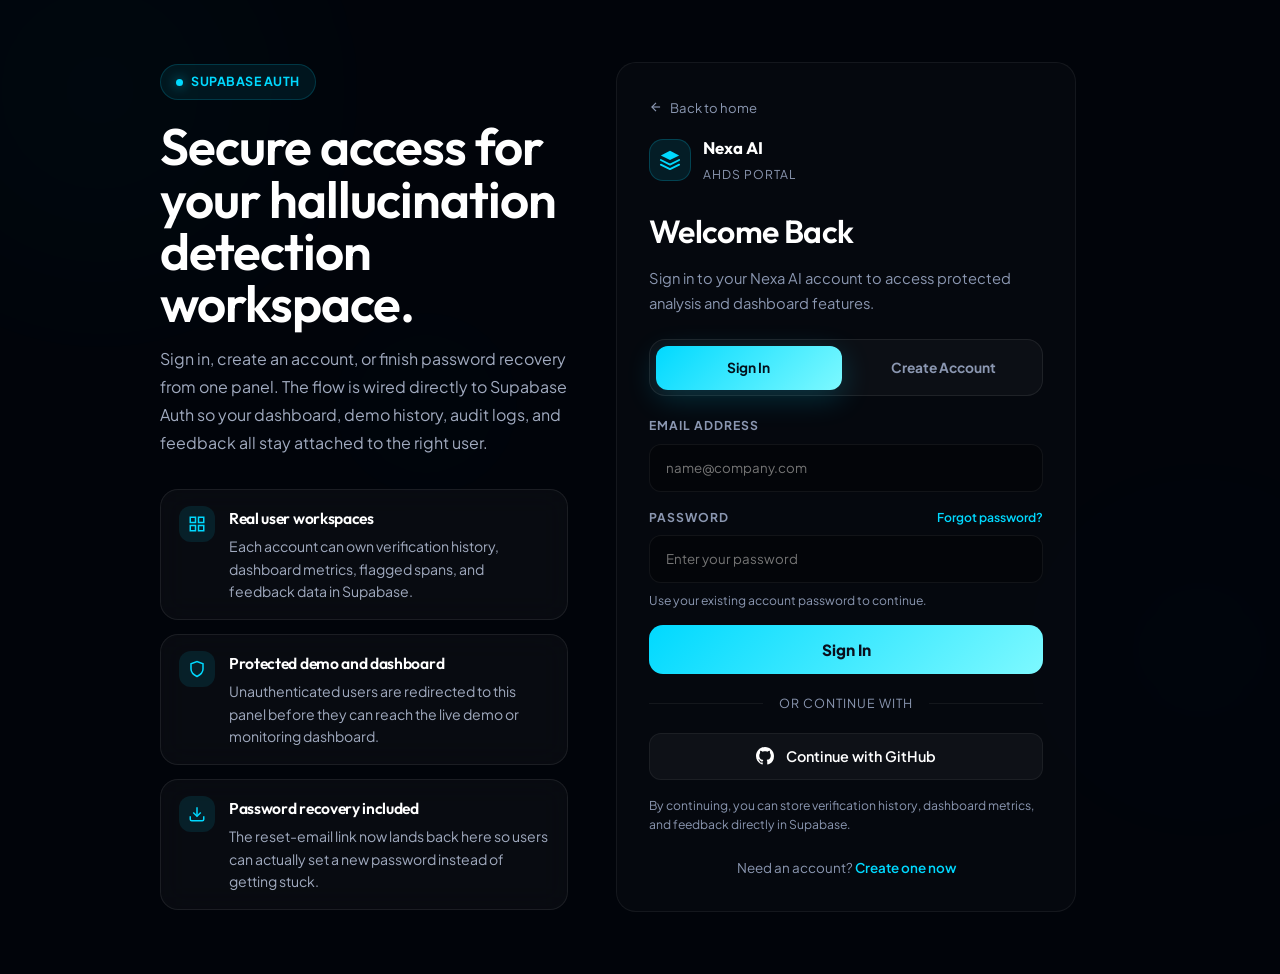
<file: AI-helucination-detection-system/auth.html>
<!DOCTYPE html>
<html lang="en">
<head>
    <meta charset="UTF-8">
    <meta name="viewport" content="width=device-width, initial-scale=1.0">
    <title>Authentication - Nexa AI AHDS</title>
    <link rel="preconnect" href="https://fonts.googleapis.com">
    <link rel="preconnect" href="https://fonts.gstatic.com" crossorigin>
    <link href="https://fonts.googleapis.com/css2?family=Outfit:wght@400;600;800&family=Plus+Jakarta+Sans:wght@400;500;600&family=JetBrains+Mono:wght@400;600&display=swap" rel="stylesheet">
    <link rel="stylesheet" href="styles.css">
    <style>
        body {
            min-height: 100vh;
            margin: 0;
            overflow-x: hidden;
            background: #01040a;
        }

        .auth-shell {
            min-height: 100vh;
            display: grid;
            grid-template-columns: minmax(320px, 440px) minmax(320px, 520px);
            align-items: center;
            justify-content: center;
            gap: 2rem;
            padding: 2rem;
            position: relative;
            z-index: 10;
        }

        .auth-side {
            padding: 2rem 1rem;
        }

        .eyebrow {
            display: inline-flex;
            align-items: center;
            gap: 0.5rem;
            padding: 0.45rem 0.95rem;
            border-radius: 999px;
            border: 1px solid rgba(0, 217, 255, 0.18);
            background: rgba(0, 217, 255, 0.08);
            color: var(--accent-primary);
            font-size: 0.78rem;
            font-weight: 700;
            letter-spacing: 0.04em;
            text-transform: uppercase;
        }

        .eyebrow::before {
            content: '';
            width: 7px;
            height: 7px;
            border-radius: 50%;
            background: var(--accent-primary);
            box-shadow: 0 0 12px rgba(0, 217, 255, 0.65);
        }

        .auth-side h1 {
            margin: 1.25rem 0 1rem;
            font-size: clamp(2.6rem, 4vw, 4.2rem);
            line-height: 1.02;
        }

        .auth-side p {
            max-width: 36rem;
            color: var(--text-muted);
            font-size: 1rem;
            line-height: 1.75;
            margin-bottom: 1.5rem;
        }

        .auth-highlights {
            display: grid;
            gap: 0.9rem;
            margin-top: 2rem;
        }

        .auth-highlight {
            display: flex;
            gap: 0.9rem;
            align-items: flex-start;
            padding: 1rem 1.1rem;
            border-radius: 18px;
            border: 1px solid rgba(255, 255, 255, 0.08);
            background: rgba(255, 255, 255, 0.03);
            backdrop-filter: blur(14px);
        }

        .auth-highlight-icon {
            width: 36px;
            height: 36px;
            flex-shrink: 0;
            display: grid;
            place-items: center;
            border-radius: 12px;
            background: rgba(0, 217, 255, 0.1);
            color: var(--accent-primary);
        }

        .auth-highlight h2 {
            font-size: 0.98rem;
            margin: 0 0 0.25rem;
        }

        .auth-highlight p {
            margin: 0;
            font-size: 0.88rem;
            line-height: 1.6;
        }

        .auth-panel {
            width: 100%;
            max-width: 460px;
            padding: 2rem;
            position: relative;
        }

        .auth-back {
            display: inline-flex;
            align-items: center;
            gap: 0.45rem;
            color: var(--text-slate);
            text-decoration: none;
            font-size: 0.82rem;
            margin-bottom: 1.1rem;
        }

        .auth-back:hover {
            color: var(--accent-primary);
        }

        .auth-brand {
            display: flex;
            align-items: center;
            gap: 0.75rem;
            margin-bottom: 1.4rem;
            text-decoration: none;
            color: inherit;
        }

        .auth-brand-mark {
            width: 42px;
            height: 42px;
            border-radius: 14px;
            display: grid;
            place-items: center;
            background: rgba(0, 217, 255, 0.1);
            border: 1px solid rgba(0, 217, 255, 0.2);
        }

        .auth-brand-copy {
            display: flex;
            flex-direction: column;
            gap: 0.15rem;
        }

        .auth-brand-copy strong {
            font-family: 'Outfit', sans-serif;
            font-size: 1.05rem;
            color: var(--text-white);
        }

        .auth-brand-copy span {
            font-size: 0.76rem;
            letter-spacing: 0.08em;
            text-transform: uppercase;
            color: var(--text-slate);
        }

        .auth-header {
            margin-bottom: 1.5rem;
        }

        .auth-header h2 {
            font-size: 2rem;
            margin-bottom: 0.55rem;
        }

        .auth-header p {
            color: var(--text-slate);
            font-size: 0.92rem;
            line-height: 1.65;
            margin: 0;
        }

        .auth-mode-switch {
            display: grid;
            grid-template-columns: repeat(2, 1fr);
            gap: 0.55rem;
            padding: 0.35rem;
            border-radius: 16px;
            border: 1px solid rgba(255, 255, 255, 0.08);
            background: rgba(255, 255, 255, 0.03);
            margin-bottom: 1.25rem;
        }

        .auth-mode-btn {
            border: none;
            border-radius: 12px;
            padding: 0.85rem 1rem;
            font-family: 'Plus Jakarta Sans', sans-serif;
            font-size: 0.86rem;
            font-weight: 700;
            color: var(--text-slate);
            background: transparent;
            cursor: pointer;
            transition: all 0.2s ease;
        }

        .auth-mode-btn.active {
            color: #03111c;
            background: linear-gradient(135deg, #00d9ff, #7df9ff);
            box-shadow: 0 8px 30px rgba(0, 217, 255, 0.2);
        }

        .auth-status {
            display: none;
            margin-bottom: 1rem;
            padding: 0.95rem 1rem;
            border-radius: 14px;
            border: 1px solid rgba(255, 255, 255, 0.08);
            font-size: 0.82rem;
            line-height: 1.6;
        }

        .auth-status.show {
            display: block;
        }

        .auth-status.info {
            color: #7dd3fc;
            background: rgba(14, 165, 233, 0.08);
            border-color: rgba(14, 165, 233, 0.22);
        }

        .auth-status.success {
            color: #6ee7b7;
            background: rgba(16, 185, 129, 0.08);
            border-color: rgba(16, 185, 129, 0.22);
        }

        .auth-status.error {
            color: #fda4af;
            background: rgba(239, 68, 68, 0.08);
            border-color: rgba(239, 68, 68, 0.22);
        }

        .auth-form {
            display: flex;
            flex-direction: column;
            gap: 1rem;
        }

        .input-group {
            display: flex;
            flex-direction: column;
            gap: 0.5rem;
        }

        .input-group label {
            font-size: 0.76rem;
            font-weight: 700;
            color: var(--text-slate);
            text-transform: uppercase;
            letter-spacing: 0.08em;
        }

        .input-group input {
            background: rgba(0, 0, 0, 0.3);
            border: 1px solid var(--glass-border);
            border-radius: 12px;
            padding: 0.9rem 1rem;
            color: var(--text-white);
            font-family: 'Plus Jakarta Sans', sans-serif;
            outline: none;
            transition: border-color 0.2s, box-shadow 0.2s;
        }

        .input-group input:focus {
            border-color: rgba(0, 217, 255, 0.5);
            box-shadow: 0 0 0 4px rgba(0, 217, 255, 0.08);
        }

        .field-note {
            font-size: 0.76rem;
            color: var(--text-slate);
            line-height: 1.5;
        }

        .auth-inline {
            display: flex;
            justify-content: space-between;
            align-items: center;
            gap: 0.75rem;
        }

        .auth-inline a {
            color: var(--accent-primary);
            text-decoration: none;
            font-size: 0.76rem;
            font-weight: 600;
        }

        .auth-inline a:hover,
        .auth-footer a:hover {
            text-decoration: underline;
        }

        .auth-btn {
            background: linear-gradient(135deg, #00d9ff, #7df9ff);
            color: #0a0f1c;
            border: none;
            padding: 0.95rem 1rem;
            border-radius: 14px;
            font-weight: 800;
            font-size: 0.96rem;
            cursor: pointer;
            transition: transform 0.2s ease, box-shadow 0.2s ease, opacity 0.2s ease;
            font-family: 'Plus Jakarta Sans', sans-serif;
            display: flex;
            align-items: center;
            justify-content: center;
            gap: 0.5rem;
        }

        .auth-btn:hover {
            transform: translateY(-1px);
            box-shadow: 0 10px 28px rgba(0, 217, 255, 0.22);
        }

        .auth-btn:disabled {
            opacity: 0.7;
            cursor: not-allowed;
            transform: none;
            box-shadow: none;
        }

        .auth-divider {
            display: flex;
            align-items: center;
            gap: 1rem;
            margin: 1.2rem 0;
            color: var(--text-slate);
            font-size: 0.78rem;
            text-transform: uppercase;
            letter-spacing: 0.08em;
        }

        .auth-divider::before,
        .auth-divider::after {
            content: '';
            flex: 1;
            height: 1px;
            background: var(--glass-border);
        }

        .oauth-btn {
            background: rgba(255, 255, 255, 0.04);
            border: 1px solid var(--glass-border);
            color: var(--text-white);
            padding: 0.85rem 1rem;
            border-radius: 12px;
            font-weight: 600;
            font-size: 0.9rem;
            cursor: pointer;
            transition: all 0.2s ease;
            display: flex;
            align-items: center;
            justify-content: center;
            gap: 0.75rem;
            width: 100%;
            font-family: 'Plus Jakarta Sans', sans-serif;
        }

        .oauth-btn:hover {
            background: rgba(255, 255, 255, 0.08);
            border-color: rgba(255, 255, 255, 0.18);
        }

        .auth-footnote {
            margin-top: 1rem;
            font-size: 0.76rem;
            color: var(--text-slate);
            line-height: 1.6;
        }

        .auth-footer {
            margin-top: 1.4rem;
            text-align: center;
            font-size: 0.84rem;
            color: var(--text-slate);
        }

        .auth-footer a {
            color: var(--accent-primary);
            text-decoration: none;
            font-weight: 600;
        }

        .hidden {
            display: none !important;
        }

        .spinner {
            width: 18px;
            height: 18px;
            border: 2px solid rgba(10, 15, 28, 0.3);
            border-radius: 50%;
            border-top-color: #0a0f1c;
            animation: spin 0.8s linear infinite;
            display: none;
        }

        .auth-btn.loading .spinner {
            display: inline-block;
        }

        .auth-btn.loading .btn-text {
            display: none;
        }

        @keyframes spin {
            to {
                transform: rotate(360deg);
            }
        }

        @media (max-width: 1040px) {
            .auth-shell {
                grid-template-columns: 1fr;
                gap: 1.5rem;
                padding: 1.5rem;
            }

            .auth-side {
                padding: 1rem 0 0;
            }

            .auth-panel {
                max-width: 100%;
            }
        }

        @media (max-width: 640px) {
            .auth-shell {
                padding: 1rem;
            }

            .auth-panel {
                padding: 1.4rem;
            }

            .auth-header h2 {
                font-size: 1.7rem;
            }
        }
    </style>
</head>
<body>
    <div class="blob blob-1" style="width: 620px; height: 620px; top: -220px; left: -210px; opacity: 0.16;"></div>
    <div class="blob blob-2" style="width: 520px; height: 520px; bottom: -220px; right: -180px; opacity: 0.14;"></div>
    <div class="blob blob-3" style="width: 340px; height: 340px; top: 24%; right: 12%; opacity: 0.1;"></div>

    <main class="auth-shell">
        <section class="auth-side">
            <div class="eyebrow">Supabase Auth</div>
            <h1>Secure access for your hallucination detection workspace.</h1>
            <p>
                Sign in, create an account, or finish password recovery from one panel.
                The flow is wired directly to Supabase Auth so your dashboard, demo history,
                audit logs, and feedback all stay attached to the right user.
            </p>

            <div class="auth-highlights">
                <div class="auth-highlight">
                    <div class="auth-highlight-icon">
                        <svg width="18" height="18" viewBox="0 0 24 24" fill="none" stroke="currentColor" stroke-width="2">
                            <rect x="3" y="3" width="7" height="7"></rect>
                            <rect x="14" y="3" width="7" height="7"></rect>
                            <rect x="3" y="14" width="7" height="7"></rect>
                            <rect x="14" y="14" width="7" height="7"></rect>
                        </svg>
                    </div>
                    <div>
                        <h2>Real user workspaces</h2>
                        <p>Each account can own verification history, dashboard metrics, flagged spans, and feedback data in Supabase.</p>
                    </div>
                </div>

                <div class="auth-highlight">
                    <div class="auth-highlight-icon">
                        <svg width="18" height="18" viewBox="0 0 24 24" fill="none" stroke="currentColor" stroke-width="2">
                            <path d="M12 22s8-4 8-10V5l-8-3-8 3v7c0 6 8 10 8 10z"></path>
                        </svg>
                    </div>
                    <div>
                        <h2>Protected demo and dashboard</h2>
                        <p>Unauthenticated users are redirected to this panel before they can reach the live demo or monitoring dashboard.</p>
                    </div>
                </div>

                <div class="auth-highlight">
                    <div class="auth-highlight-icon">
                        <svg width="18" height="18" viewBox="0 0 24 24" fill="none" stroke="currentColor" stroke-width="2">
                            <path d="M21 15v4a2 2 0 0 1-2 2H5a2 2 0 0 1-2-2v-4"></path>
                            <polyline points="7 10 12 15 17 10"></polyline>
                            <line x1="12" y1="15" x2="12" y2="3"></line>
                        </svg>
                    </div>
                    <div>
                        <h2>Password recovery included</h2>
                        <p>The reset-email link now lands back here so users can actually set a new password instead of getting stuck.</p>
                    </div>
                </div>
            </div>
        </section>

        <section class="glass-card auth-panel">
            <a href="index.html" class="auth-back">
                <svg width="14" height="14" viewBox="0 0 24 24" fill="none" stroke="currentColor" stroke-width="2">
                    <path d="M19 12H5"></path>
                    <path d="M12 19l-7-7 7-7"></path>
                </svg>
                Back to home
            </a>

            <a href="index.html" class="auth-brand">
                <div class="auth-brand-mark">
                    <svg width="22" height="22" viewBox="0 0 24 24" fill="none">
                        <path d="M12 2L2 7l10 5 10-5-10-5z" fill="#00d9ff"></path>
                        <path d="M2 17l10 5 10-5M2 12l10 5 10-5" stroke="#00d9ff" stroke-width="2" stroke-linecap="round" stroke-linejoin="round"></path>
                    </svg>
                </div>
                <div class="auth-brand-copy">
                    <strong>Nexa AI</strong>
                    <span>AHDS Portal</span>
                </div>
            </a>

            <div class="auth-header">
                <h2 id="auth-title">Welcome Back</h2>
                <p id="auth-subtitle">Sign in to your Nexa AI account to access protected analysis and dashboard features.</p>
            </div>

            <div class="auth-mode-switch" id="auth-mode-switch">
                <button type="button" class="auth-mode-btn active" data-auth-mode="signin">Sign In</button>
                <button type="button" class="auth-mode-btn" data-auth-mode="signup">Create Account</button>
            </div>

            <div class="auth-status" id="auth-status"></div>

            <form id="auth-form" class="auth-form">
                <div class="input-group hidden" id="name-group">
                    <label for="fullName">Full Name</label>
                    <input type="text" id="fullName" placeholder="Jane Doe">
                </div>

                <div class="input-group" id="email-group">
                    <label for="email">Email Address</label>
                    <input type="email" id="email" required placeholder="name@company.com" autocomplete="email">
                </div>

                <div class="input-group" id="password-group">
                    <div class="auth-inline">
                        <label for="password" style="margin: 0;">Password</label>
                        <a href="#" id="forgot-password">Forgot password?</a>
                    </div>
                    <input type="password" id="password" required placeholder="Enter your password" autocomplete="current-password">
                    <div class="field-note" id="password-note">Use your existing account password to continue.</div>
                </div>

                <div class="input-group hidden" id="confirm-group">
                    <label for="confirmPassword">Confirm Password</label>
                    <input type="password" id="confirmPassword" placeholder="Repeat your password" autocomplete="new-password">
                    <div class="field-note" id="confirm-note">Repeat the same password to avoid typos.</div>
                </div>

                <button type="submit" class="auth-btn" id="submit-btn">
                    <span class="btn-text">Sign In</span>
                    <span class="spinner"></span>
                </button>
            </form>

            <div class="auth-divider" id="oauth-divider">Or continue with</div>

            <button class="oauth-btn" id="github-oauth-btn" data-oauth-provider="github" onclick="signInWithProvider('github')">
                <svg width="18" height="18" viewBox="0 0 24 24" fill="currentColor">
                    <path d="M12 0C5.37 0 0 5.37 0 12c0 5.31 3.435 9.795 8.205 11.385.6.105.825-.255.825-.57 0-.285-.015-1.23-.015-2.235-3.015.555-3.795-.735-4.035-1.41-.135-.345-.72-1.41-1.23-1.695-.42-.225-1.02-.78-.015-.795.945-.015 1.62.87 1.845 1.23 1.08 1.815 2.805 1.305 3.495.99.105-.78.42-1.305.765-1.605-2.67-.3-5.46-1.335-5.46-5.925 0-1.305.465-2.385 1.23-3.225-.12-.3-.54-1.53.12-3.18 0 0 1.005-.315 3.3 1.23.96-.27 1.98-.405 3-.405s2.04.135 3 .405c2.295-1.56 3.3-1.23 3.3-1.23.66 1.65.24 2.88.12 3.18.765.84 1.23 1.905 1.23 3.225 0 4.605-2.805 5.625-5.475 5.925.435.375.81 1.095.81 2.22 0 1.605-.015 2.895-.015 3.3 0 .315.225.69.825.57A12.02 12.02 0 0024 12c0-6.63-5.37-12-12-12z"></path>
                </svg>
                Continue with GitHub
            </button>

            <p class="auth-footnote" id="auth-footnote">
                By continuing, you can store verification history, dashboard metrics, and feedback directly in Supabase.
            </p>

            <div class="auth-footer" id="auth-footer">
                Need an account? <a href="#" id="toggle-mode">Create one now</a>
            </div>
        </section>
    </main>

    <script src="supabase.js"></script>
    <script src="supabase-config.js"></script>
    <script src="auth.js"></script>

    <script>
        document.addEventListener('DOMContentLoaded', async () => {
            const urlParams = new URLSearchParams(window.location.search);
            let currentMode = urlParams.get('mode') === 'signup'
                ? 'signup'
                : urlParams.get('mode') === 'reset'
                    ? 'reset'
                    : 'signin';

            const form = document.getElementById('auth-form');
            const title = document.getElementById('auth-title');
            const subtitle = document.getElementById('auth-subtitle');
            const status = document.getElementById('auth-status');
            const submitBtn = document.getElementById('submit-btn');
            const btnText = submitBtn.querySelector('.btn-text');
            const modeSwitch = document.getElementById('auth-mode-switch');
            const authFooter = document.getElementById('auth-footer');
            const forgotPassword = document.getElementById('forgot-password');
            const nameGroup = document.getElementById('name-group');
            const emailGroup = document.getElementById('email-group');
            const passwordGroup = document.getElementById('password-group');
            const confirmGroup = document.getElementById('confirm-group');
            const oauthDivider = document.getElementById('oauth-divider');
            const githubBtn = document.getElementById('github-oauth-btn');
            const footnote = document.getElementById('auth-footnote');
            const passwordNote = document.getElementById('password-note');
            const confirmNote = document.getElementById('confirm-note');

            const emailInput = document.getElementById('email');
            const passwordInput = document.getElementById('password');
            const fullNameInput = document.getElementById('fullName');
            const confirmInput = document.getElementById('confirmPassword');

            function setStatus(message = '', type = 'info') {
                if (!message) {
                    status.textContent = '';
                    status.className = 'auth-status';
                    return;
                }

                status.textContent = message;
                status.className = `auth-status show ${type}`;
            }

            function syncUrl() {
                const nextUrl = new URL(window.location.href);
                if (currentMode === 'signin') {
                    nextUrl.searchParams.delete('mode');
                } else {
                    nextUrl.searchParams.set('mode', currentMode);
                }
                window.history.replaceState({}, '', nextUrl);
            }

            function setMode(nextMode, options = {}) {
                currentMode = nextMode;
                if (!options.skipUrl) syncUrl();
                updateUI();
            }

            function updateUI() {
                const isSignUp = currentMode === 'signup';
                const isReset = currentMode === 'reset';
                const isSignIn = currentMode === 'signin';
                const oauthAvailable = !githubBtn.disabled;

                modeSwitch.classList.toggle('hidden', isReset);
                oauthDivider.classList.toggle('hidden', isReset || !oauthAvailable);
                githubBtn.classList.toggle('hidden', isReset || !oauthAvailable);

                document.querySelectorAll('.auth-mode-btn').forEach(btn => {
                    btn.classList.toggle('active', btn.dataset.authMode === currentMode);
                });

                nameGroup.classList.toggle('hidden', !isSignUp);
                emailGroup.classList.toggle('hidden', isReset);
                confirmGroup.classList.toggle('hidden', isSignIn);
                forgotPassword.classList.toggle('hidden', !isSignIn);

                emailInput.required = !isReset;
                fullNameInput.required = isSignUp;
                confirmInput.required = !isSignIn;
                passwordInput.autocomplete = isSignIn ? 'current-password' : 'new-password';
                confirmInput.autocomplete = 'new-password';

                if (isSignUp) {
                    title.textContent = 'Create Your Account';
                    subtitle.textContent = 'Register with Supabase to unlock the live demo, dashboard history, and saved audit logs.';
                    btnText.textContent = 'Create Account';
                    passwordInput.placeholder = 'Create a strong password';
                    confirmInput.placeholder = 'Repeat your new password';
                    passwordNote.textContent = 'Use at least 8 characters so your account is harder to compromise.';
                    confirmNote.textContent = 'Repeat the same password to confirm your new account.';
                    footnote.textContent = 'Your profile data is created in Supabase and used to connect dashboard history, logs, and feedback.';
                    authFooter.innerHTML = 'Already have an account? <a href="#" id="toggle-mode">Sign in instead</a>';
                } else if (isReset) {
                    title.textContent = 'Set a New Password';
                    subtitle.textContent = 'Choose a new password for your Supabase account and then sign back in.';
                    btnText.textContent = 'Update Password';
                    passwordInput.placeholder = 'Enter a new password';
                    confirmInput.placeholder = 'Repeat the new password';
                    passwordNote.textContent = 'Pick a new password with at least 8 characters.';
                    confirmNote.textContent = 'Repeat the new password before saving it.';
                    footnote.textContent = 'This screen works from your Supabase password-recovery email link.';
                    authFooter.innerHTML = 'Want to return to login? <a href="#" id="toggle-mode">Back to sign in</a>';
                } else {
                    title.textContent = 'Welcome Back';
                    subtitle.textContent = 'Sign in to your Nexa AI account to access protected analysis and dashboard features.';
                    btnText.textContent = 'Sign In';
                    passwordInput.placeholder = 'Enter your password';
                    passwordNote.textContent = 'Use your existing account password to continue.';
                    footnote.textContent = 'By continuing, you can store verification history, dashboard metrics, and feedback directly in Supabase.';
                    authFooter.innerHTML = 'Need an account? <a href="#" id="toggle-mode">Create one now</a>';
                }

                const footerTargetMode = isReset ? 'signin' : (isSignUp ? 'signin' : 'signup');

                document.getElementById('toggle-mode').addEventListener('click', (e) => {
                    e.preventDefault();
                    setMode(footerTargetMode);
                    setStatus('');
                });
            }

            document.querySelectorAll('.auth-mode-btn').forEach(btn => {
                btn.addEventListener('click', () => {
                    setMode(btn.dataset.authMode);
                    setStatus('');
                });
            });

            if (typeof supabase !== 'undefined') {
                supabase.auth.onAuthStateChange((event) => {
                    if (event === 'PASSWORD_RECOVERY') {
                        setMode('reset');
                        setStatus('Recovery session detected. Choose a new password below.', 'info');
                    }
                });
            }

            if (currentMode === 'reset') {
                const session = typeof getSession === 'function' ? await getSession() : null;
                if (session?.user?.email) {
                    setStatus(`Resetting password for ${session.user.email}. Enter your new password below.`, 'info');
                } else {
                    setStatus('Open the password reset link from your email to continue. If the link expired, request a new one from sign in.', 'info');
                }
            }

            updateUI();

            form.addEventListener('submit', async (e) => {
                e.preventDefault();

                const email = emailInput.value.trim();
                const password = passwordInput.value;
                const fullName = fullNameInput.value.trim();
                const confirmPassword = confirmInput.value;

                if (currentMode !== 'reset' && !email) {
                    showToast('Please enter your email address.', 'error');
                    return;
                }

                if (!password) {
                    showToast('Please enter a password.', 'error');
                    return;
                }

                if (currentMode !== 'signin') {
                    if (password.length < 8) {
                        showToast('Password must be at least 8 characters long.', 'error');
                        return;
                    }

                    if (password !== confirmPassword) {
                        showToast('Passwords do not match.', 'error');
                        return;
                    }
                }

                if (currentMode === 'signup' && !fullName) {
                    showToast('Please enter your full name.', 'error');
                    return;
                }

                submitBtn.classList.add('loading');
                submitBtn.disabled = true;

                try {
                    if (currentMode === 'signup') {
                        const result = await signUp(email, password, fullName);
                        if (result.error) throw result.error;

                        showToast('Account created successfully. Check your email to verify your account.', 'success');
                        setStatus('Registration completed. If email confirmation is enabled in Supabase, verify your inbox before signing in.', 'success');

                        if (result.data?.session) {
                            window.location.href = 'dashboard.html';
                            return;
                        }

                        form.reset();
                        emailInput.value = email;
                        setMode('signin');
                    } else if (currentMode === 'reset') {
                        const result = await updatePassword(password);
                        if (result.error) throw result.error;

                        showToast('Password updated successfully.', 'success');
                        setStatus('Your password has been updated. Sign in with your new password.', 'success');
                        form.reset();
                        setMode('signin');
                    } else {
                        const result = await signIn(email, password);
                        if (result.error) throw result.error;
                        showToast('Signed in successfully.', 'success');
                    }
                } catch (error) {
                    setStatus(error.message || 'Authentication failed.', 'error');
                    showToast(error.message || 'Authentication failed.', 'error');
                } finally {
                    submitBtn.classList.remove('loading');
                    submitBtn.disabled = false;
                }
            });

            forgotPassword.addEventListener('click', async (e) => {
                e.preventDefault();
                const email = emailInput.value.trim();

                if (!email) {
                    showToast('Enter your email address first so we know where to send the reset link.', 'error');
                    return;
                }

                try {
                    const { error } = await resetPassword(email);
                    if (error) throw error;

                    setStatus(`A password reset link was sent to ${email}. Open that email and return here to choose a new password.`, 'success');
                    showToast('Password reset link sent.', 'success');
                } catch (error) {
                    setStatus(error.message || 'Failed to send reset link.', 'error');
                    showToast(error.message || 'Failed to send reset link.', 'error');
                }
            });
        });
    </script>
</body>
</html>
</file>
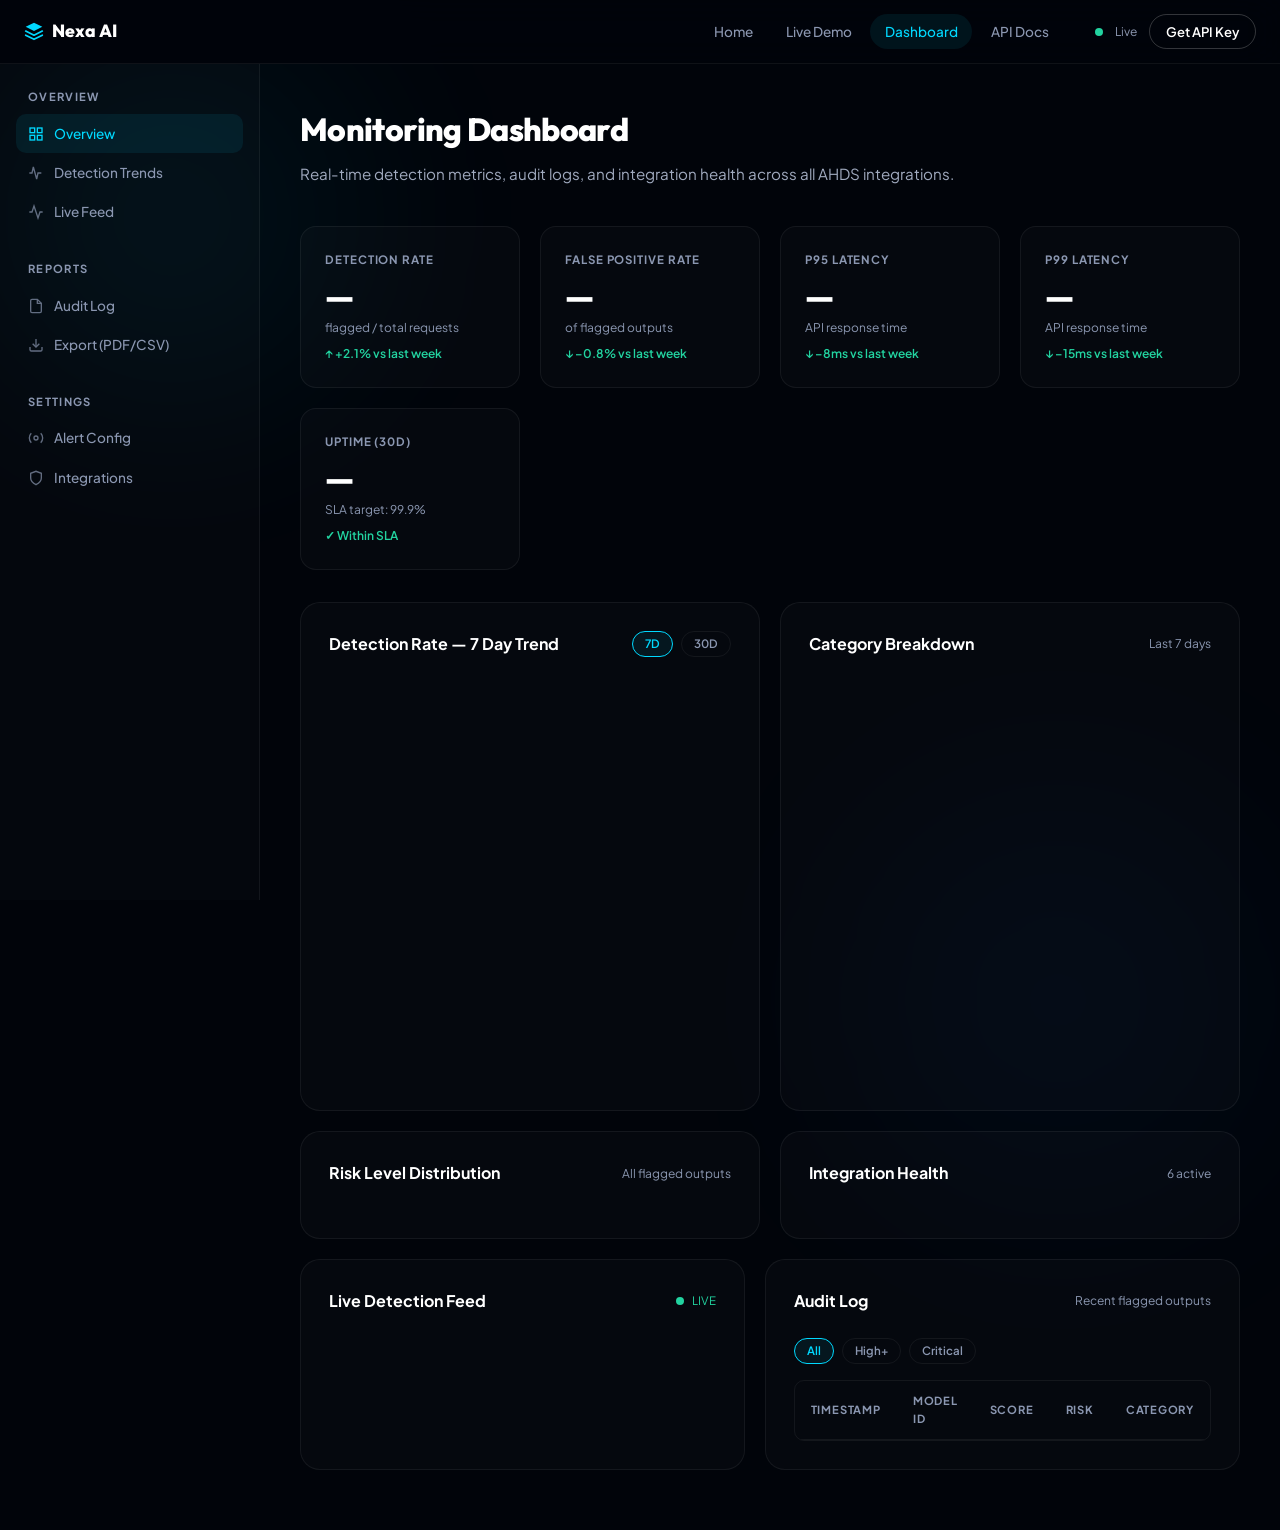
<file: AI-helucination-detection-system/dashboard.html>
<!DOCTYPE html>
<html lang="en">
<head>
  <meta charset="UTF-8">
  <meta name="viewport" content="width=device-width, initial-scale=1.0">
  <title>Dashboard — Nexa AI AHDS</title>
  <meta name="description" content="Real-time monitoring dashboard for the AI Hallucination Detection System.">
  <link rel="preconnect" href="https://fonts.googleapis.com">
  <link rel="preconnect" href="https://fonts.gstatic.com" crossorigin>
  <link href="https://fonts.googleapis.com/css2?family=Outfit:wght@400;600;800&family=Plus+Jakarta+Sans:wght@400;500;600&family=JetBrains+Mono:wght@400;600&display=swap" rel="stylesheet">
  <link rel="stylesheet" href="styles.css">
  <style>
    .grid-2 { display: grid; grid-template-columns: 1fr 1fr; gap: 1.25rem; margin-bottom: 1.25rem; }
    .grid-3 { display: grid; grid-template-columns: 1fr 1fr 1fr; gap: 1.25rem; margin-bottom: 1.25rem; }
    canvas { display: block; width: 100%; }
    .integration-item { display: flex; align-items: center; gap: .75rem; padding: .65rem 0; border-bottom: 1px solid rgba(255,255,255,.04); }
    .int-status { width: 8px; height: 8px; border-radius: 50%; flex-shrink: 0; }
    .int-status.ok  { background: var(--risk-low); box-shadow: 0 0 6px var(--risk-low); }
    .int-status.warn{ background: var(--risk-medium); }
    .int-status.err { background: var(--risk-critical); }
    .int-name  { font-size: .84rem; color: var(--text-white); flex: 1; font-weight: 500; }
    .int-calls { font-size: .72rem; color: var(--text-slate); font-family: 'JetBrains Mono', monospace; }
    .live-feed-wrap { max-height: 300px; overflow-y: auto; }
    .filter-bar { display: flex; gap: .5rem; flex-wrap: wrap; margin-bottom: 1rem; }
    .filter-chip { padding: .28rem .75rem; border-radius: 9999px; border: 1px solid var(--glass-border); font-size: .72rem; font-weight: 600; color: var(--text-slate); cursor: pointer; background: none; font-family: 'Plus Jakarta Sans', sans-serif; transition: all .2s; }
    .filter-chip.active { border-color: var(--accent-primary); color: var(--accent-primary); background: rgba(0,217,255,.07); }
    .table-wrap { max-height: 280px; overflow-y: auto; border-radius: 10px; border: 1px solid var(--glass-border); }
    .refresh-dot { width: 8px; height: 8px; border-radius: 50%; background: var(--risk-low); animation: pulse-step 1.5s ease infinite; }
    @media (max-width: 1100px) { .grid-2 { grid-template-columns: 1fr; } .grid-3 { grid-template-columns: 1fr 1fr; } }
    @media (max-width: 700px) { .grid-3 { grid-template-columns: 1fr; } }
  </style>
</head>
<body>
  <div class="blob blob-1"></div>
  <div class="blob blob-2"></div>

  <!-- Top Bar -->
  <header class="inner-topbar">
    <a href="index.html" class="logo">
      <svg width="20" height="20" viewBox="0 0 24 24" fill="none"><path d="M12 2L2 7l10 5 10-5-10-5z" fill="#00d9ff"/><path d="M2 17l10 5 10-5M2 12l10 5 10-5" stroke="#00d9ff" stroke-width="2" stroke-linecap="round" stroke-linejoin="round"/></svg>
      Nexa AI
    </a>
    <nav class="topbar-nav">
      <a href="index.html">Home</a>
      <a href="demo.html">Live Demo</a>
      <a href="dashboard.html" class="active">Dashboard</a>
      <a href="api-docs.html">API Docs</a>
    </nav>
    <div class="topbar-right" style="display:flex;align-items:center;gap:.75rem;">
      <div class="refresh-dot"></div>
      <span style="font-size:.75rem; color:var(--text-slate);">Live</span>
      <a href="api-docs.html" class="btn btn-outline" style="padding:.4rem 1rem; font-size:.82rem;">Get API Key</a>
    </div>
  </header>

  <!-- Sidebar -->
  <aside class="sidebar">
    <div class="sidebar-section">
      <span class="sidebar-label">Overview</span>
      <a href="#" class="sidebar-link active" data-target="stats-section">
        <svg width="16" height="16" viewBox="0 0 24 24" fill="none" stroke="currentColor" stroke-width="2"><rect x="3" y="3" width="7" height="7"/><rect x="14" y="3" width="7" height="7"/><rect x="3" y="14" width="7" height="7"/><rect x="14" y="14" width="7" height="7"/></svg>
        Overview
      </a>
      <a href="#" class="sidebar-link" data-target="trends-section">
        <svg width="16" height="16" viewBox="0 0 24 24" fill="none" stroke="currentColor" stroke-width="2"><path d="M2 12h4l2-9 5 18 2-9h5"/></svg>
        Detection Trends
      </a>
      <a href="#" class="sidebar-link" data-target="live-feed-section">
        <svg width="16" height="16" viewBox="0 0 24 24" fill="none" stroke="currentColor" stroke-width="2"><polyline points="22 12 18 12 15 21 9 3 6 12 2 12"/></svg>
        Live Feed
      </a>
    </div>
    <div class="sidebar-section">
      <span class="sidebar-label">Reports</span>
      <a href="#" class="sidebar-link" data-target="audit-section">
        <svg width="16" height="16" viewBox="0 0 24 24" fill="none" stroke="currentColor" stroke-width="2"><path d="M14 2H6a2 2 0 0 0-2 2v16a2 2 0 0 0 2 2h12a2 2 0 0 0 2-2V8z"/><polyline points="14 2 14 8 20 8"/></svg>
        Audit Log
      </a>
      <a href="#" class="sidebar-link" data-target="export-section">
        <svg width="16" height="16" viewBox="0 0 24 24" fill="none" stroke="currentColor" stroke-width="2"><path d="M21 15v4a2 2 0 0 1-2 2H5a2 2 0 0 1-2-2v-4"/><polyline points="7 10 12 15 17 10"/><line x1="12" y1="15" x2="12" y2="3"/></svg>
        Export (PDF/CSV)
      </a>
    </div>
    <div class="sidebar-section">
      <span class="sidebar-label">Settings</span>
      <a href="#" class="sidebar-link" data-target="alert-section">
        <svg width="16" height="16" viewBox="0 0 24 24" fill="none" stroke="currentColor" stroke-width="2"><circle cx="12" cy="12" r="3"/><path d="M19.07 4.93a10 10 0 0 1 0 14.14M4.93 4.93a10 10 0 0 0 0 14.14"/></svg>
        Alert Config
      </a>
      <a href="#" class="sidebar-link" data-target="integrations-section">
        <svg width="16" height="16" viewBox="0 0 24 24" fill="none" stroke="currentColor" stroke-width="2"><path d="M12 22s8-4 8-10V5l-8-3-8 3v7c0 6 8 10 8 10z"/></svg>
        Integrations
      </a>
    </div>
  </aside>

  <!-- Main -->
  <main class="main-content">
    <div class="page-header">
      <h1>Monitoring Dashboard</h1>
      <p>Real-time detection metrics, audit logs, and integration health across all AHDS integrations.</p>
    </div>

    <!-- Stats Row -->
    <div class="stats-row" id="stats-section">
      <div class="stat-card">
        <div class="stat-card-label">Detection Rate</div>
        <div class="stat-card-value" id="s-rate">—</div>
        <div class="stat-card-sub">flagged / total requests</div>
        <div class="stat-card-trend trend-up" id="s-rate-trend">↑ +2.1% vs last week</div>
      </div>
      <div class="stat-card">
        <div class="stat-card-label">False Positive Rate</div>
        <div class="stat-card-value" id="s-fpr">—</div>
        <div class="stat-card-sub">of flagged outputs</div>
        <div class="stat-card-trend trend-up" id="s-fpr-trend">↓ –0.8% vs last week</div>
      </div>
      <div class="stat-card">
        <div class="stat-card-label">p95 Latency</div>
        <div class="stat-card-value" id="s-lat">—</div>
        <div class="stat-card-sub">API response time</div>
        <div class="stat-card-trend trend-up">↓ –8ms vs last week</div>
      </div>
      <div class="stat-card">
        <div class="stat-card-label">p99 Latency</div>
        <div class="stat-card-value" id="s-lat99">—</div>
        <div class="stat-card-sub">API response time</div>
        <div class="stat-card-trend trend-up">↓ –15ms vs last week</div>
      </div>
      <div class="stat-card">
        <div class="stat-card-label">Uptime (30d)</div>
        <div class="stat-card-value" id="s-uptime">—</div>
        <div class="stat-card-sub">SLA target: 99.9%</div>
        <div class="stat-card-trend trend-up">✓ Within SLA</div>
      </div>
    </div>

    <!-- Line Chart + Category Donut -->
    <div class="grid-2">
      <div class="glass-card" id="trends-section">
        <div class="glass-card-header">
          <span class="glass-card-title">Detection Rate — 7 Day Trend</span>
          <div class="filter-bar" style="margin-bottom:0;">
            <button class="filter-chip active" id="range-7">7D</button>
            <button class="filter-chip" id="range-30">30D</button>
          </div>
        </div>
        <canvas id="line-chart" height="180"></canvas>
      </div>

      <div class="glass-card">
        <div class="glass-card-header">
          <span class="glass-card-title">Category Breakdown</span>
          <span style="font-size:.75rem; color:var(--text-slate);">Last 7 days</span>
        </div>
        <div class="donut-wrap">
          <canvas id="donut-chart" width="140" height="140" style="flex-shrink:0;"></canvas>
          <div class="donut-legend" id="donut-legend"></div>
        </div>
      </div>
    </div>

    <!-- Risk Distribution + Integrations -->
    <div class="grid-2" style="margin-bottom:1.25rem;">
      <div class="glass-card">
        <div class="glass-card-header">
          <span class="glass-card-title">Risk Level Distribution</span>
          <span style="font-size:.75rem; color:var(--text-slate);">All flagged outputs</span>
        </div>
        <div id="risk-dist" style="display:flex; flex-direction:column; gap:1rem;"></div>
      </div>

      <div class="glass-card" id="integrations-section">
        <div class="glass-card-header">
          <span class="glass-card-title">Integration Health</span>
          <span style="font-size:.75rem; color:var(--text-slate);">6 active</span>
        </div>
        <div id="integrations-list"></div>
      </div>
    </div>

    <!-- Live Feed + Audit Log -->
    <div class="grid-2">
      <div class="glass-card" id="live-feed-section">
        <div class="glass-card-header">
          <span class="glass-card-title">Live Detection Feed</span>
          <div style="display:flex;align-items:center;gap:.5rem;">
            <div class="refresh-dot"></div>
            <span style="font-size:.72rem; color:var(--risk-low);">LIVE</span>
          </div>
        </div>
        <div class="live-feed-wrap" id="live-feed"></div>
      </div>

      <div class="glass-card" id="audit-section">
        <div class="glass-card-header">
          <span class="glass-card-title">Audit Log</span>
          <span style="font-size:.75rem; color:var(--text-slate);">Recent flagged outputs</span>
        </div>
        <div class="filter-bar">
          <button class="filter-chip active" id="af-all">All</button>
          <button class="filter-chip" id="af-high">High+</button>
          <button class="filter-chip" id="af-crit">Critical</button>
        </div>
        <div class="table-wrap">
          <table class="data-table">
            <thead><tr><th>Timestamp</th><th>Model ID</th><th>Score</th><th>Risk</th><th>Category</th></tr></thead>
            <tbody id="audit-tbody"></tbody>
          </table>
        </div>
      </div>
    </div>

  </main>

  <!-- Supabase Core & Scripts -->
  <script src="supabase.js"></script>
  <script src="supabase-config.js"></script>
  <script src="auth.js"></script>

  <script src="dashboard.js"></script>
</body>
</html>
</file>
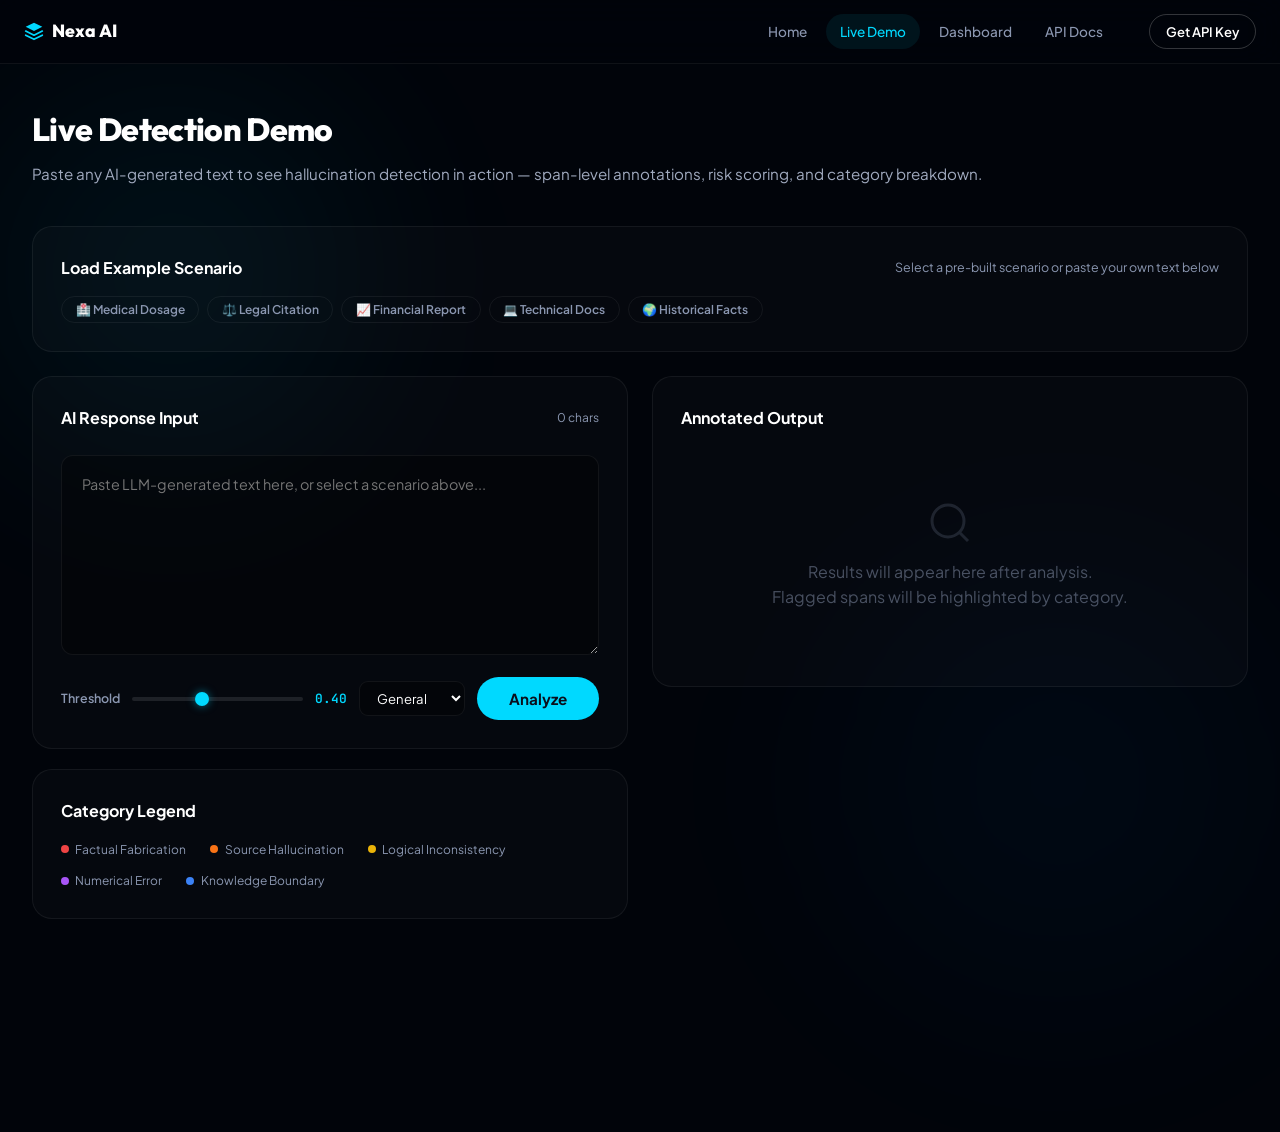
<file: AI-helucination-detection-system/demo.html>
<!DOCTYPE html>
<html lang="en">
<head>
  <meta charset="UTF-8">
  <meta name="viewport" content="width=device-width, initial-scale=1.0">
  <title>Live Detection Demo — Nexa AI AHDS</title>
  <meta name="description" content="Try the AI Hallucination Detection System live. Paste any LLM output and see span-level annotations in real time.">
  <link rel="preconnect" href="https://fonts.googleapis.com">
  <link rel="preconnect" href="https://fonts.gstatic.com" crossorigin>
  <link href="https://fonts.googleapis.com/css2?family=Outfit:wght@400;600;800&family=Plus+Jakarta+Sans:wght@400;500;600&family=JetBrains+Mono:wght@400;600&display=swap" rel="stylesheet">
  <link rel="stylesheet" href="styles.css">
  <style>
    .demo-layout { display: grid; grid-template-columns: 1fr 1fr; gap: 1.5rem; margin-bottom: 1.5rem; }
    .demo-col { display: flex; flex-direction: column; gap: 1.25rem; }
    .input-area { width: 100%; min-height: 200px; background: rgba(0,0,0,0.3); border: 1px solid var(--glass-border); border-radius: 12px; padding: 1rem 1.25rem; color: var(--text-white); font-family: 'Plus Jakarta Sans', sans-serif; font-size: 0.9rem; line-height: 1.7; resize: vertical; outline: none; transition: border-color .3s; }
    .input-area:focus { border-color: rgba(0,217,255,0.4); }
    .example-chips { display: flex; flex-wrap: wrap; gap: 0.5rem; }
    .chip { padding: .3rem .85rem; border-radius: 9999px; border: 1px solid var(--glass-border); font-size: .75rem; font-weight: 600; color: var(--text-slate); cursor: pointer; transition: all .2s; background: none; font-family: 'Plus Jakarta Sans', sans-serif; }
    .chip:hover, .chip.active { border-color: var(--accent-primary); color: var(--accent-primary); background: rgba(0,217,255,.07); }
    .controls-row { display: flex; align-items: center; gap: 1rem; }
    .threshold-wrap { display: flex; align-items: center; gap: 0.75rem; flex: 1; }
    .threshold-wrap label { font-size: .78rem; font-weight: 600; color: var(--text-slate); white-space: nowrap; }
    input[type=range] { flex: 1; -webkit-appearance: none; height: 4px; background: rgba(255,255,255,.1); border-radius: 2px; outline: none; cursor: pointer; }
    input[type=range]::-webkit-slider-thumb { -webkit-appearance: none; width: 14px; height: 14px; border-radius: 50%; background: var(--accent-primary); box-shadow: 0 0 8px rgba(0,217,255,.5); }
    .threshold-val { font-family: 'JetBrains Mono', monospace; font-size: .8rem; color: var(--accent-primary); font-weight: 600; min-width: 30px; }
    .domain-select { background: rgba(0,0,0,.3); border: 1px solid var(--glass-border); color: var(--text-white); padding: .45rem .85rem; border-radius: 9px; font-size: .82rem; outline: none; font-family: 'Plus Jakarta Sans', sans-serif; cursor: pointer; }
    .analyze-btn { background: var(--accent-primary); color: #0a0f1c; border: none; padding: .75rem 2rem; border-radius: 9999px; font-weight: 700; font-size: .95rem; cursor: pointer; transition: all .3s; font-family: 'Plus Jakarta Sans', sans-serif; white-space: nowrap; position: relative; overflow: hidden; }
    .analyze-btn::before { content: ''; position: absolute; top:0; left:-100%; width:50%; height:100%; background: linear-gradient(90deg,transparent,rgba(255,255,255,.5),transparent); transform: skewX(-45deg); transition: left .5s; }
    .analyze-btn:hover::before { left: 200%; }
    .analyze-btn:disabled { opacity: .5; cursor: not-allowed; }
    .annotated-text { background: rgba(0,0,0,.25); border: 1px solid var(--glass-border); border-radius: 12px; padding: 1.25rem; font-size: .9rem; line-height: 1.9; color: var(--text-muted); min-height: 200px; }
    .results-panel { display: flex; flex-direction: column; gap: 1.25rem; }
    .score-row { display: flex; gap: 1.5rem; align-items: center; }
    .gauge-area { flex-shrink: 0; }
    .score-details { flex: 1; display: flex; flex-direction: column; gap: 0.75rem; }
    .spans-table-wrap { max-height: 220px; overflow-y: auto; border-radius: 10px; border: 1px solid var(--glass-border); }
    .json-collapsible summary { cursor: pointer; font-size: .82rem; font-weight: 600; color: var(--text-slate); padding: .5rem; list-style: none; display: flex; align-items: center; gap: .5rem; }
    .json-collapsible summary::before { content: '▶'; font-size: .65rem; transition: transform .2s; }
    details[open] summary::before { transform: rotate(90deg); }
    .feedback-row { display: flex; gap: 1rem; align-items: center; }
    .feedback-btn { display: flex; align-items: center; gap: .4rem; padding: .4rem .9rem; border-radius: 9999px; border: 1px solid var(--glass-border); background: none; color: var(--text-slate); font-size: .78rem; font-weight: 600; cursor: pointer; transition: all .2s; font-family: 'Plus Jakarta Sans', sans-serif; }
    .feedback-btn:hover { border-color: var(--accent-primary); color: var(--accent-primary); }
    .feedback-btn.positive:hover { border-color: var(--risk-low); color: var(--risk-low); }
    .feedback-btn.negative:hover  { border-color: var(--risk-critical); color: var(--risk-critical); }
    .legend-wrap { display: flex; flex-wrap: wrap; gap: .75rem 1.5rem; }
    .legend-item-inline { display: flex; align-items: center; gap: .4rem; font-size: .75rem; color: var(--text-slate); }
    .placeholder-msg { display: flex; flex-direction: column; align-items: center; justify-content: center; padding: 3rem; text-align: center; gap: 0.75rem; opacity: .5; }
    .placeholder-msg svg { opacity: .4; }
    @media (max-width: 1024px) { .demo-layout { grid-template-columns: 1fr; } .score-row { flex-direction: column; } }
  </style>
</head>
<body>
  <div class="blob blob-1"></div>
  <div class="blob blob-2"></div>

  <!-- Top Bar -->
  <header class="inner-topbar">
    <a href="index.html" class="logo">
      <svg width="20" height="20" viewBox="0 0 24 24" fill="none"><path d="M12 2L2 7l10 5 10-5-10-5z" fill="#00d9ff"/><path d="M2 17l10 5 10-5M2 12l10 5 10-5" stroke="#00d9ff" stroke-width="2" stroke-linecap="round" stroke-linejoin="round"/></svg>
      Nexa AI
    </a>
    <nav class="topbar-nav">
      <a href="index.html">Home</a>
      <a href="demo.html" class="active">Live Demo</a>
      <a href="dashboard.html">Dashboard</a>
      <a href="api-docs.html">API Docs</a>
    </nav>
    <div class="topbar-right">
      <a href="api-docs.html" class="btn btn-outline" style="padding:.4rem 1rem; font-size:.82rem;">Get API Key</a>
    </div>
  </header>

  <div style="margin-top:64px; max-width:1300px; margin-left:auto; margin-right:auto; padding:2.5rem 2rem;">

    <div class="page-header">
      <h1>Live Detection Demo</h1>
      <p>Paste any AI-generated text to see hallucination detection in action — span-level annotations, risk scoring, and category breakdown.</p>
    </div>

    <!-- Example selector -->
    <div class="glass-card" style="margin-bottom:1.5rem;">
      <div class="glass-card-header" style="margin-bottom:1rem;">
        <span class="glass-card-title">Load Example Scenario</span>
        <span style="font-size:.78rem; color:var(--text-slate);">Select a pre-built scenario or paste your own text below</span>
      </div>
      <div class="example-chips">
        <button class="chip" data-example="medical" id="chip-medical">🏥 Medical Dosage</button>
        <button class="chip" data-example="legal" id="chip-legal">⚖️ Legal Citation</button>
        <button class="chip" data-example="financial" id="chip-financial">📈 Financial Report</button>
        <button class="chip" data-example="technical" id="chip-technical">💻 Technical Docs</button>
        <button class="chip" data-example="factual" id="chip-factual">🌍 Historical Facts</button>
      </div>
    </div>

    <!-- Main Layout -->
    <div class="demo-layout">
      <!-- LEFT: Input -->
      <div class="demo-col">
        <div class="glass-card">
          <div class="glass-card-header">
            <span class="glass-card-title">AI Response Input</span>
            <span id="char-count" style="font-size:.75rem; color:var(--text-slate);">0 chars</span>
          </div>
          <textarea class="input-area" id="input-text" placeholder="Paste LLM-generated text here, or select a scenario above..."></textarea>
          <div class="controls-row" style="margin-top:1rem; flex-wrap:wrap; gap:.75rem;">
            <div class="threshold-wrap">
              <label>Threshold</label>
              <input type="range" id="threshold-slider" min="0" max="100" value="40">
              <span class="threshold-val" id="threshold-val">0.40</span>
            </div>
            <select class="domain-select" id="domain-select">
              <option value="general">General</option>
              <option value="medical">Medical</option>
              <option value="legal">Legal</option>
              <option value="financial">Financial</option>
            </select>
            <button class="analyze-btn" id="analyze-btn">
              <span id="btn-text">Analyze</span>
            </button>
          </div>
        </div>

        <!-- Pipeline -->
        <div class="glass-card" id="pipeline-card" style="display:none;">
          <div class="glass-card-title" style="margin-bottom:1.25rem;">Verification Pipeline</div>
          <div class="pipeline" id="pipeline">
            <div class="pipeline-step"><div class="pipeline-dot" id="pd-0">01</div><div class="pipeline-label">Ingest</div></div>
            <div class="pipeline-connector" id="pc-0"></div>
            <div class="pipeline-step"><div class="pipeline-dot" id="pd-1">02</div><div class="pipeline-label">RAG Retrieval</div></div>
            <div class="pipeline-connector" id="pc-1"></div>
            <div class="pipeline-step"><div class="pipeline-dot" id="pd-2">03</div><div class="pipeline-label">Consistency</div></div>
            <div class="pipeline-connector" id="pc-2"></div>
            <div class="pipeline-step"><div class="pipeline-dot" id="pd-3">04</div><div class="pipeline-label">Classifier</div></div>
            <div class="pipeline-connector" id="pc-3"></div>
            <div class="pipeline-step"><div class="pipeline-dot" id="pd-4">05</div><div class="pipeline-label">Score</div></div>
          </div>
        </div>

        <!-- Category Legend -->
        <div class="glass-card">
          <div class="glass-card-title" style="margin-bottom:1rem;">Category Legend</div>
          <div class="legend-wrap">
            <div class="legend-item-inline"><div class="cat-dot factual"></div> Factual Fabrication</div>
            <div class="legend-item-inline"><div class="cat-dot citation"></div> Source Hallucination</div>
            <div class="legend-item-inline"><div class="cat-dot logical"></div> Logical Inconsistency</div>
            <div class="legend-item-inline"><div class="cat-dot numerical"></div> Numerical Error</div>
            <div class="legend-item-inline"><div class="cat-dot temporal"></div> Knowledge Boundary</div>
          </div>
        </div>
      </div>

      <!-- RIGHT: Results -->
      <div class="demo-col">
        <div class="glass-card">
          <div class="glass-card-title" style="margin-bottom:1.25rem;">Annotated Output</div>
          <div id="annotated-output">
            <div class="placeholder-msg">
              <svg width="48" height="48" viewBox="0 0 24 24" fill="none" stroke="currentColor" stroke-width="1.5"><circle cx="11" cy="11" r="8"/><path d="M21 21l-4.35-4.35"/></svg>
              <p>Results will appear here after analysis.<br>Flagged spans will be highlighted by category.</p>
            </div>
          </div>
        </div>

        <div id="results-panel" class="results-panel" style="display:none;">
          <!-- Score & Risk -->
          <div class="glass-card">
            <div class="glass-card-header">
              <span class="glass-card-title">Hallucination Score</span>
              <span id="processing-time" style="font-size:.75rem; color:var(--text-slate);"></span>
            </div>
            <div class="score-row">
              <div class="gauge-area">
                <div class="gauge-wrap">
                  <svg class="gauge-svg" width="140" height="140" viewBox="0 0 140 140">
                    <circle class="gauge-bg" cx="70" cy="70" r="55"/>
                    <circle class="gauge-fill" id="gauge-fill" cx="70" cy="70" r="55"
                      stroke="#22d3a0"
                      stroke-dasharray="345.6"
                      stroke-dashoffset="345.6"
                      transform="rotate(-90 70 70)"/>
                    <text class="gauge-label" id="gauge-label" x="70" y="66">0.0</text>
                    <text class="gauge-sublabel" x="70" y="84">score</text>
                  </svg>
                </div>
              </div>
              <div class="score-details">
                <div>
                  <div style="font-size:.72rem; color:var(--text-slate); text-transform:uppercase; letter-spacing:.07em; margin-bottom:.35rem;">Risk Level</div>
                  <span class="risk-badge low" id="risk-badge">LOW</span>
                </div>
                <div>
                  <div style="font-size:.72rem; color:var(--text-slate); text-transform:uppercase; letter-spacing:.07em; margin-bottom:.35rem;">Flagged Spans</div>
                  <span id="span-count" style="font-family:'Outfit',sans-serif; font-size:1.5rem; font-weight:800; color:var(--text-white);">0</span>
                </div>
                <div>
                  <div style="font-size:.72rem; color:var(--text-slate); text-transform:uppercase; letter-spacing:.07em; margin-bottom:.35rem;">Model Version</div>
                  <span style="font-family:'JetBrains Mono',monospace; font-size:.78rem; color:var(--text-muted);">ahds-v1.0.4</span>
                </div>
              </div>
            </div>
          </div>

          <!-- Flagged Spans Table -->
          <div class="glass-card" id="spans-card" style="display:none;">
            <div class="glass-card-title" style="margin-bottom:1rem;">Flagged Spans</div>
            <div class="spans-table-wrap">
              <table class="data-table" id="spans-table">
                <thead>
                  <tr>
                    <th>Category</th>
                    <th>Text</th>
                    <th>Confidence</th>
                    <th>Evidence</th>
                    <th>Feedback</th>
                  </tr>
                </thead>
                <tbody id="spans-tbody"></tbody>
              </table>
            </div>
          </div>

          <!-- Raw JSON -->
          <div class="glass-card">
            <details class="json-collapsible">
              <summary>Raw JSON Response</summary>
              <div style="margin-top:.75rem; position:relative;">
                <div class="code-block" id="raw-json"></div>
                <button class="copy-btn" id="copy-json-btn">Copy</button>
              </div>
            </details>
          </div>
        </div>
      </div>
    </div>
  </div>

  <!-- Tooltip -->
  <div class="span-tooltip" id="span-tooltip">
    <div class="span-tooltip-cat" id="tt-cat"></div>
    <div class="span-tooltip-conf" id="tt-conf"></div>
    <div class="span-tooltip-ev" id="tt-ev"></div>
  </div>

  <!-- Supabase Core & Scripts -->
  <script src="supabase.js"></script>
  <script src="supabase-config.js"></script>
  <script src="auth.js"></script>

  <script src="demo.js"></script>
</body>
</html>
</file>
<file: AI-helucination-detection-system/styles.css>
:root {
    --bg-base: #01040a;
    --accent-primary: #00d9ff;
    --accent-secondary: #0080ff;
    --text-white: #ffffff;
    --text-slate: #8b97b1;
    --text-muted: #a0aabf;
    
    --glass-bg: rgba(255, 255, 255, 0.02);
    --glass-border: rgba(255, 255, 255, 0.06);
    --glass-blur: 20px;
    
    --ease-out-expo: cubic-bezier(0.16, 1, 0.3, 1);
    --ease-in-out: ease-in-out;
}

* {
    margin: 0;
    padding: 0;
    box-sizing: border-box;
}

html {
    scroll-behavior: smooth;
}

body {
    background-color: var(--bg-base);
    color: var(--text-slate);
    font-family: 'Plus Jakarta Sans', sans-serif;
    font-size: 16px;
    line-height: 1.6;
    overflow-x: hidden;
    position: relative;
}

h1, h2, h3, h4, h5, h6 {
    font-family: 'Outfit', sans-serif;
    color: var(--text-white);
    letter-spacing: -0.02em;
    font-weight: 600;
}

a {
    text-decoration: none;
    color: inherit;
}

ul {
    list-style: none;
}

/* Glassmorphism Utility */
.glass-panel {
    background: var(--glass-bg);
    backdrop-filter: blur(var(--glass-blur));
    -webkit-backdrop-filter: blur(var(--glass-blur));
    border: 1px solid var(--glass-border);
    border-radius: 24px;
}

/* --- Organic Background Blobs --- */
.blob {
    position: absolute;
    z-index: -1;
    filter: blur(80px);
    opacity: 0.5;
    animation: blob-morph 20s ease-in-out infinite alternate;
}

.blob-1 {
    top: -10%;
    left: -10%;
    width: 600px;
    height: 600px;
    background: radial-gradient(circle, rgba(0, 217, 255, 0.15) 0%, rgba(1, 4, 10, 0) 70%);
}

.blob-2 {
    top: 40%;
    right: -10%;
    width: 700px;
    height: 700px;
    background: radial-gradient(circle, rgba(0, 128, 255, 0.1) 0%, rgba(1, 4, 10, 0) 70%);
    animation-delay: -5s;
}

.blob-3 {
    bottom: -10%;
    left: 20%;
    width: 500px;
    height: 500px;
    background: radial-gradient(circle, rgba(0, 217, 255, 0.12) 0%, rgba(1, 4, 10, 0) 70%);
    animation-delay: -10s;
}

@keyframes blob-morph {
    0% { border-radius: 40% 60% 70% 30% / 40% 50% 60% 50%; transform: translate(0, 0) scale(1); }
    33% { border-radius: 70% 30% 50% 50% / 30% 30% 70% 70%; transform: translate(30px, -50px) scale(1.05); }
    66% { border-radius: 100% 60% 60% 100% / 100% 100% 60% 60%; transform: translate(-20px, 20px) scale(0.95); }
    100% { border-radius: 40% 60% 70% 30% / 40% 50% 60% 50%; transform: translate(0, 0) scale(1); }
}

/* --- Header --- */
.header {
    position: fixed;
    top: 0;
    left: 0;
    width: 100%;
    height: 80px;
    background: rgba(1, 4, 10, 0.7);
    backdrop-filter: blur(20px);
    -webkit-backdrop-filter: blur(20px);
    border-bottom: 1px solid var(--glass-border);
    z-index: 100;
    display: flex;
    align-items: center;
}

.header-container {
    max-width: 1200px;
    margin: 0 auto;
    width: 100%;
    padding: 0 2rem;
    display: flex;
    justify-content: space-between;
    align-items: center;
}

.logo {
    display: flex;
    align-items: center;
    gap: 0.5rem;
    font-family: 'Outfit', sans-serif;
    font-weight: 800;
    font-size: 1.25rem;
    color: var(--text-white);
}

.nav {
    display: flex;
    gap: 2rem;
}

.nav-link {
    color: var(--text-white);
    font-size: 0.9rem;
    font-weight: 500;
    position: relative;
    padding: 0.5rem 0;
    display: flex;
    flex-direction: column;
    align-items: center;
    transition: color 0.3s ease;
}

.nav-link:hover {
    color: var(--accent-primary);
}

.nav-link .dot {
    width: 4px;
    height: 4px;
    background-color: var(--accent-primary);
    border-radius: 50%;
    position: absolute;
    bottom: 0;
    opacity: 0;
    transform: translateY(5px);
    transition: all 0.3s var(--ease-out-expo);
}

.nav-link:hover .dot {
    opacity: 1;
    transform: translateY(0);
}

/* --- Buttons --- */
.btn {
    display: inline-flex;
    align-items: center;
    justify-content: center;
    padding: 0.75rem 1.5rem;
    border-radius: 9999px;
    font-weight: 600;
    font-size: 0.95rem;
    transition: all 0.3s ease;
    cursor: pointer;
    font-family: 'Plus Jakarta Sans', sans-serif;
    border: none;
}

.btn-outline {
    background: transparent;
    color: var(--text-white);
    border: 1px solid rgba(255, 255, 255, 0.2);
}

.btn-outline:hover {
    border-color: var(--text-white);
    background: rgba(255, 255, 255, 0.05);
}

.btn-shimmer {
    background: var(--accent-primary);
    color: #0a0f1c;
    position: relative;
    overflow: hidden;
    animation: pulse-glow 2s infinite alternate;
}

.btn-shimmer::before {
    content: '';
    position: absolute;
    top: 0;
    left: -100%;
    width: 50%;
    height: 100%;
    background: linear-gradient(90deg, transparent, rgba(255, 255, 255, 0.8), transparent);
    transform: skewX(-45deg);
    transition: left 0.5s ease;
}

.btn-shimmer:hover::before {
    left: 200%;
}

@keyframes pulse-glow {
    0% { box-shadow: 0 0 10px rgba(0, 217, 255, 0.2); }
    100% { box-shadow: 0 0 25px rgba(0, 217, 255, 0.6); }
}

.btn-icon svg {
    margin-left: 0.5rem;
    transition: transform 0.3s ease;
}

.btn-icon:hover svg {
    transform: rotate(45deg);
}

.full-width {
    width: 100%;
}

/* --- Hero Section --- */
.hero {
    min-height: 100vh;
    padding-top: 120px;
    display: flex;
    align-items: center;
    max-width: 1200px;
    margin: 0 auto;
    padding-left: 2rem;
    padding-right: 2rem;
    gap: 4rem;
}

.hero-content {
    flex: 1;
    z-index: 10;
}

.hero-title {
    font-size: 4.5rem;
    line-height: 1.1;
    margin-bottom: 1.5rem;
    font-weight: 800;
}

/* Letter animation handled by JS, initial state hidden */
.char {
    display: inline-block;
    opacity: 0;
    transform: translateY(20px);
}

.char.visible {
    opacity: 1;
    transform: translateY(0);
    transition: opacity 0.5s var(--ease-out-expo), transform 0.5s var(--ease-out-expo);
}

.hero-subtitle {
    font-size: 1.25rem;
    color: var(--text-muted);
    margin-bottom: 2.5rem;
    max-width: 90%;
}

.hero-actions {
    display: flex;
    gap: 1rem;
    margin-bottom: 3rem;
}

.stat-counter {
    display: flex;
    align-items: baseline;
    gap: 0.5rem;
}

.stat-number {
    font-family: 'Outfit', sans-serif;
    font-size: 3rem;
    font-weight: 800;
    color: var(--accent-primary);
}

.stat-suffix {
    font-family: 'Outfit', sans-serif;
    font-size: 1.5rem;
    font-weight: 600;
    color: var(--accent-primary);
}

.stat-label {
    font-size: 0.9rem;
    color: var(--text-slate);
    text-transform: uppercase;
    letter-spacing: 0.1em;
}

/* --- Liquid 3D Sphere --- */
.hero-visual {
    flex: 1;
    position: relative;
    display: flex;
    justify-content: center;
    align-items: center;
    height: 600px;
}

.liquid-sphere {
    width: 450px;
    height: 450px;
    border-radius: 50%;
    position: relative;
    box-shadow: inset 15px 15px 40px rgba(255, 255, 255, 0.25), 
                0 0 60px rgba(0, 217, 255, 0.15);
    animation: sphere-float 6s ease-in-out infinite alternate;
}

.liquid-sphere::before, .liquid-sphere::after {
    content: '';
    position: absolute;
    top: 0;
    left: 0;
    width: 100%;
    height: 100%;
    border-radius: 50%;
}

.liquid-sphere::before {
    background: radial-gradient(circle at 30% 30%, rgba(0, 217, 255, 0.8), rgba(0, 128, 255, 0.4));
    mix-blend-mode: overlay;
    animation: rotate-sphere 15s linear infinite;
    filter: url(#noise) blur(2px);
}

.liquid-sphere::after {
    background: radial-gradient(circle at 70% 70%, rgba(0, 128, 255, 0.9), transparent);
    mix-blend-mode: screen;
    animation: rotate-sphere 20s linear infinite reverse;
}

@keyframes sphere-float {
    0% { transform: translateY(0); }
    100% { transform: translateY(-20px); }
}

@keyframes rotate-sphere {
    0% { transform: rotate(0deg) scale(1); border-radius: 45% 55% 40% 60% / 55% 45% 60% 40%; }
    50% { border-radius: 60% 40% 55% 45% / 40% 60% 45% 55%; transform: rotate(180deg) scale(1.05); }
    100% { transform: rotate(360deg) scale(1); border-radius: 45% 55% 40% 60% / 55% 45% 60% 40%; }
}

/* Floating Pills */
.floating-pill {
    position: absolute;
    background: rgba(1, 4, 10, 0.8);
    backdrop-filter: blur(10px);
    border: 1px solid rgba(0, 217, 255, 0.3);
    padding: 0.75rem 1.25rem;
    border-radius: 9999px;
    display: flex;
    align-items: center;
    gap: 0.5rem;
    color: var(--text-white);
    font-size: 0.9rem;
    font-weight: 500;
    box-shadow: 0 10px 30px rgba(0, 0, 0, 0.5);
    z-index: 2;
}

.pill-1 {
    top: 15%;
    left: -5%;
    animation: float-individual 4s ease-in-out infinite alternate;
}

.pill-2 {
    bottom: 25%;
    right: -10%;
    animation: float-individual 5s ease-in-out infinite alternate-reverse;
}

.pill-3 {
    bottom: 5%;
    left: 15%;
    animation: float-individual 6s ease-in-out infinite alternate;
}

@keyframes float-individual {
    0% { transform: translateY(0px) rotate(0deg); }
    100% { transform: translateY(-15px) rotate(2deg); }
}

/* --- Sections Common --- */
section {
    padding: 8rem 0;
}

.section-header {
    text-align: center;
    margin-bottom: 4rem;
}

.section-header h2 {
    font-size: 3rem;
    margin-bottom: 1rem;
}

.section-header p {
    font-size: 1.1rem;
    color: var(--text-muted);
    max-width: 600px;
    margin: 0 auto;
}

/* --- Features Section --- */
.features {
    max-width: 1200px;
    margin: 0 auto;
    padding-left: 2rem;
    padding-right: 2rem;
}

.features-grid {
    display: grid;
    grid-template-columns: repeat(4, 1fr);
    gap: 2rem;
}

.feature-card {
    background: var(--glass-bg);
    border: 1px solid var(--glass-border);
    border-radius: 24px;
    padding: 2rem;
    transition: all 0.4s var(--ease-out-expo);
    position: relative;
    overflow: hidden;
}

.feature-card::before {
    content: '';
    position: absolute;
    top: 0; left: 0; right: 0; bottom: 0;
    border-radius: 24px;
    padding: 1px;
    background: linear-gradient(135deg, rgba(255,255,255,0.1), transparent);
    -webkit-mask: linear-gradient(#fff 0 0) content-box, linear-gradient(#fff 0 0);
    -webkit-mask-composite: xor;
    mask-composite: exclude;
    transition: background 0.4s ease;
}

.feature-card:hover {
    transform: translateY(-4px);
    background: rgba(255, 255, 255, 0.04);
}

.feature-card:hover::before {
    background: linear-gradient(135deg, var(--accent-primary), var(--accent-secondary));
}

.icon-container {
    width: 48px;
    height: 48px;
    border-radius: 14px;
    background: rgba(0, 217, 255, 0.1);
    display: flex;
    justify-content: center;
    align-items: center;
    color: var(--accent-primary);
    margin-bottom: 1.5rem;
    animation: icon-pulse 3s infinite alternate;
}

@keyframes icon-pulse {
    0% { transform: scale(1); box-shadow: 0 0 0 rgba(0, 217, 255, 0); }
    100% { transform: scale(1.05); box-shadow: 0 0 15px rgba(0, 217, 255, 0.2); }
}

.feature-card h3 {
    font-size: 1.25rem;
    margin-bottom: 0.75rem;
}

.feature-card p {
    font-size: 0.95rem;
    color: var(--text-slate);
}

/* --- Process Section --- */
.process {
    max-width: 1200px;
    margin: 0 auto;
    padding-left: 2rem;
    padding-right: 2rem;
}

.process-wrapper {
    position: relative;
}

.process-line {
    position: absolute;
    top: 50px;
    left: 5%;
    width: 0%; /* Animated via JS */
    height: 1px;
    background: linear-gradient(90deg, transparent, var(--accent-primary), transparent);
    z-index: 0;
    transition: width 1.5s var(--ease-out-expo);
}

.process-grid {
    display: grid;
    grid-template-columns: repeat(3, 1fr);
    gap: 3rem;
    position: relative;
    z-index: 1;
}

.process-card {
    background: var(--glass-bg);
    backdrop-filter: blur(var(--glass-blur));
    border: 1px solid var(--glass-border);
    border-radius: 32px;
    padding: 3rem 2rem;
    text-align: center;
    position: relative;
}

.step-number {
    font-family: 'Outfit', sans-serif;
    font-size: 5rem;
    font-weight: 800;
    color: rgba(0, 217, 255, 0.15);
    line-height: 1;
    margin-bottom: 1rem;
    transition: transform 0.6s var(--ease-out-expo), color 0.3s ease;
}

.process-card:hover .step-number {
    transform: rotate(360deg);
    color: rgba(0, 217, 255, 0.4);
}

.process-card h3 {
    font-size: 1.5rem;
    margin-bottom: 1rem;
}

/* --- Pricing Section --- */
.pricing {
    max-width: 1200px;
    margin: 0 auto;
    padding-left: 2rem;
    padding-right: 2rem;
}

.billing-toggle {
    display: flex;
    justify-content: center;
    align-items: center;
    gap: 1.5rem;
    margin-bottom: 4rem;
}

.toggle-label {
    font-weight: 500;
    color: var(--text-slate);
    transition: color 0.3s ease;
}

.toggle-label.active {
    color: var(--text-white);
}

.toggle-switch {
    width: 60px;
    height: 32px;
    background: rgba(255, 255, 255, 0.1);
    border-radius: 9999px;
    position: relative;
    cursor: pointer;
    border: 1px solid rgba(255, 255, 255, 0.2);
}

.toggle-circle {
    width: 24px;
    height: 24px;
    background: var(--accent-primary);
    border-radius: 50%;
    position: absolute;
    top: 3px;
    left: 4px;
    transition: transform 0.3s var(--ease-out-expo);
    box-shadow: 0 0 10px rgba(0, 217, 255, 0.5);
}

.pricing-grid {
    display: grid;
    grid-template-columns: repeat(3, 1fr);
    gap: 2rem;
    align-items: center;
}

.pricing-card {
    background: var(--glass-bg);
    border: 1px solid var(--glass-border);
    border-radius: 24px;
    padding: 3rem 2rem;
    position: relative;
}

.pricing-card.pro {
    border-color: rgba(0, 217, 255, 0.3);
    box-shadow: 0 0 40px rgba(0, 217, 255, 0.1);
    transform: scale(1.05);
    background: rgba(0, 217, 255, 0.03);
}

.badge-shimmer {
    position: absolute;
    top: -12px;
    left: 50%;
    transform: translateX(-50%);
    background: var(--accent-primary);
    color: #0a0f1c;
    padding: 0.25rem 1rem;
    border-radius: 9999px;
    font-size: 0.8rem;
    font-weight: 800;
    text-transform: uppercase;
    letter-spacing: 0.05em;
    overflow: hidden;
}

.badge-shimmer::before {
    content: '';
    position: absolute;
    top: 0;
    left: -100%;
    width: 50%;
    height: 100%;
    background: linear-gradient(90deg, transparent, rgba(255, 255, 255, 0.8), transparent);
    transform: skewX(-45deg);
    animation: continuous-shimmer 2s infinite;
}

@keyframes continuous-shimmer {
    0% { left: -100%; }
    100% { left: 200%; }
}

.price {
    font-family: 'Outfit', sans-serif;
    font-size: 3.5rem;
    font-weight: 800;
    color: var(--text-white);
    margin: 1.5rem 0;
    display: flex;
    align-items: baseline;
}

.custom-price {
    font-size: 2.5rem;
}

.currency {
    font-size: 1.5rem;
    margin-right: 0.25rem;
    color: var(--text-slate);
}

.period {
    font-size: 1rem;
    color: var(--text-slate);
    font-weight: 500;
}

.pricing-desc {
    margin-bottom: 2rem;
    height: 3rem;
}

.features-list {
    margin-bottom: 2.5rem;
}

.features-list li {
    padding: 0.75rem 0;
    border-bottom: 1px solid rgba(255, 255, 255, 0.05);
    display: flex;
    align-items: center;
}

.features-list li::before {
    content: '✓';
    color: var(--accent-primary);
    margin-right: 0.75rem;
    font-weight: bold;
}

/* --- Testimonials Section --- */
.testimonials {
    overflow: hidden;
    padding: 6rem 0;
}

.marquee-container {
    width: 100vw;
    position: relative;
    left: 50%;
    transform: translateX(-50%);
}

.marquee-track {
    display: flex;
    width: max-content;
    animation: marquee-scroll 40s linear infinite;
    gap: 2rem;
    padding: 1rem;
}

.marquee-track:hover {
    animation-play-state: paused;
}

@keyframes marquee-scroll {
    0% { transform: translateX(0); }
    100% { transform: translateX(calc(-50% - 1rem)); }
}

.testimonial-card {
    background: var(--glass-bg);
    border: 1px solid var(--glass-border);
    border-radius: 20px;
    padding: 2rem;
    width: 400px;
    flex-shrink: 0;
}

.stars {
    display: flex;
    gap: 0.25rem;
    margin-bottom: 1.5rem;
}

.star {
    color: rgba(255, 255, 255, 0.1);
    font-size: 1.25rem;
    transition: color 0.3s ease;
}

.star.filled {
    color: #ffd700;
}

.testimonial-card p {
    font-size: 1.1rem;
    color: var(--text-white);
    margin-bottom: 1.5rem;
    font-style: italic;
}

.author {
    color: var(--accent-primary);
    font-weight: 600;
}

/* --- CTA Section --- */
.cta-section {
    max-width: 1000px;
    margin: 0 auto 8rem;
    padding: 0 2rem;
}

.cta-container {
    background: var(--glass-bg);
    backdrop-filter: blur(var(--glass-blur));
    border: 1px solid var(--glass-border);
    border-radius: 48px;
    padding: 6rem 4rem;
    text-align: center;
    position: relative;
    overflow: hidden;
}

.cta-glow {
    position: absolute;
    width: 300px;
    height: 300px;
    filter: blur(60px);
    border-radius: 50%;
    z-index: -1;
}

.glow-1 {
    top: -100px;
    left: -100px;
    background: rgba(0, 217, 255, 0.2);
}

.glow-2 {
    bottom: -100px;
    right: -100px;
    background: rgba(0, 128, 255, 0.2);
}

.cta-container h2 {
    font-size: 3.5rem;
    margin-bottom: 1.5rem;
}

.cta-container p {
    font-size: 1.2rem;
    margin-bottom: 3rem;
    color: var(--text-muted);
}

.cta-actions {
    display: flex;
    justify-content: center;
    gap: 1.5rem;
}

/* Responsive */
@media (max-width: 1024px) {
    .features-grid { grid-template-columns: repeat(2, 1fr); }
    .process-grid { grid-template-columns: 1fr; gap: 2rem; }
    .process-line { display: none; }
    .pricing-grid { grid-template-columns: 1fr; max-width: 500px; margin: 0 auto; gap: 3rem; }
    .pricing-card.pro { transform: scale(1); }
    .hero { flex-direction: column; text-align: center; padding-top: 150px; }
    .hero-actions { justify-content: center; }
    .stat-counter { justify-content: center; }
}

@media (max-width: 768px) {
    .hero-title { font-size: 3rem; }
    .features-grid { grid-template-columns: 1fr; }
    .cta-container { padding: 4rem 2rem; }
    .cta-container h2 { font-size: 2.5rem; }
    .cta-actions { flex-direction: column; }
    .liquid-sphere { width: 300px; height: 300px; }
    .nav { display: none; } /* Hide nav on mobile for simplicity in this demo */
}

/* =====================================================
   EXTENDED DESIGN SYSTEM — Inner Pages
   ===================================================== */
:root {
  --risk-low:      #22d3a0;
  --risk-medium:   #f59e0b;
  --risk-high:     #f97316;
  --risk-critical: #ef4444;
  --span-factual:   rgba(239,68,68,0.22);
  --span-citation:  rgba(249,115,22,0.22);
  --span-logical:   rgba(234,179,8,0.22);
  --span-numerical: rgba(168,85,247,0.22);
  --span-temporal:  rgba(59,130,246,0.22);
  --span-factual-border:   rgba(239,68,68,0.7);
  --span-citation-border:  rgba(249,115,22,0.7);
  --span-logical-border:   rgba(234,179,8,0.7);
  --span-numerical-border: rgba(168,85,247,0.7);
  --span-temporal-border:  rgba(59,130,246,0.7);
  --sidebar-w: 260px;
  --topbar-h: 64px;
}
.page-shell { display: flex; min-height: 100vh; }
.inner-topbar {
  position: fixed; top: 0; left: 0; right: 0;
  height: var(--topbar-h);
  background: rgba(1,4,10,0.9);
  backdrop-filter: blur(20px);
  border-bottom: 1px solid var(--glass-border);
  display: flex; align-items: center; padding: 0 1.5rem; gap: 1rem;
  z-index: 200;
}
.inner-topbar .logo { display:flex; align-items:center; gap:.5rem; font-family:'Outfit',sans-serif; font-weight:800; font-size:1.1rem; color:var(--text-white); text-decoration:none; flex-shrink:0; }
.topbar-nav { display:flex; gap:.25rem; margin-left:auto; }
.topbar-nav a { padding:.4rem .9rem; border-radius:9999px; font-size:.85rem; font-weight:500; color:var(--text-slate); transition:all .2s ease; text-decoration:none; }
.topbar-nav a:hover { color:var(--text-white); background:rgba(255,255,255,.07); }
.topbar-nav a.active { color:var(--accent-primary); background:rgba(0,217,255,.08); }
.topbar-right { display:flex; align-items:center; gap:1rem; margin-left:1rem; }
.sidebar {
  position:fixed; top:var(--topbar-h); left:0;
  width:var(--sidebar-w); height:calc(100vh - var(--topbar-h));
  background:rgba(255,255,255,.015); border-right:1px solid var(--glass-border);
  overflow-y:auto; padding:1.5rem 1rem; z-index:100;
}
.sidebar-section { margin-bottom:1.75rem; }
.sidebar-label { font-size:.7rem; font-weight:700; text-transform:uppercase; letter-spacing:.12em; color:var(--text-slate); padding:0 .75rem; margin-bottom:.5rem; display:block; }
.sidebar-link { display:flex; align-items:center; gap:.6rem; padding:.55rem .75rem; border-radius:10px; font-size:.85rem; font-weight:500; color:var(--text-slate); transition:all .2s ease; cursor:pointer; text-decoration:none; }
.sidebar-link svg { flex-shrink:0; opacity:.7; }
.sidebar-link:hover { color:var(--text-white); background:rgba(255,255,255,.06); }
.sidebar-link.active { color:var(--accent-primary); background:rgba(0,217,255,.08); }
.sidebar-link.active svg { opacity:1; }
.main-content { margin-left:var(--sidebar-w); margin-top:var(--topbar-h); flex:1; padding:2.5rem; min-height:calc(100vh - var(--topbar-h)); }
.main-content-full { margin-top:var(--topbar-h); flex:1; padding:2.5rem; max-width:1100px; margin-left:auto; margin-right:auto; }
.page-header { margin-bottom:2.5rem; }
.page-header h1 { font-size:2rem; font-weight:800; margin-bottom:.4rem; }
.page-header p { color:var(--text-muted); font-size:.95rem; }
.stats-row { display:grid; grid-template-columns:repeat(auto-fit,minmax(190px,1fr)); gap:1.25rem; margin-bottom:2rem; }
.stat-card { background:var(--glass-bg); border:1px solid var(--glass-border); border-radius:16px; padding:1.5rem; transition:border-color .3s; }
.stat-card:hover { border-color:rgba(0,217,255,.2); }
.stat-card-label { font-size:.72rem; font-weight:700; text-transform:uppercase; letter-spacing:.08em; color:var(--text-slate); margin-bottom:.6rem; }
.stat-card-value { font-family:'Outfit',sans-serif; font-size:2.1rem; font-weight:800; color:var(--text-white); line-height:1; }
.stat-card-sub { font-size:.75rem; color:var(--text-slate); margin-top:.35rem; }
.stat-card-trend { font-size:.75rem; font-weight:600; margin-top:.4rem; }
.trend-up { color:var(--risk-low); } .trend-down { color:var(--risk-critical); }
.risk-badge { display:inline-flex; align-items:center; gap:.3rem; padding:.22rem .65rem; border-radius:9999px; font-size:.72rem; font-weight:700; text-transform:uppercase; letter-spacing:.05em; }
.risk-badge.low      { background:rgba(34,211,160,.15); color:var(--risk-low);      border:1px solid rgba(34,211,160,.3); }
.risk-badge.medium   { background:rgba(245,158,11,.15); color:var(--risk-medium);   border:1px solid rgba(245,158,11,.3); }
.risk-badge.high     { background:rgba(249,115,22,.15); color:var(--risk-high);     border:1px solid rgba(249,115,22,.3); }
.risk-badge.critical { background:rgba(239,68,68,.15);  color:var(--risk-critical); border:1px solid rgba(239,68,68,.3); }
.glass-card { background:var(--glass-bg); border:1px solid var(--glass-border); border-radius:20px; padding:1.75rem; }
.glass-card-header { display:flex; align-items:center; justify-content:space-between; margin-bottom:1.5rem; }
.glass-card-title { font-size:1rem; font-weight:700; color:var(--text-white); }
.code-block { background:rgba(0,0,0,.45); border:1px solid rgba(255,255,255,.08); border-radius:12px; padding:1.25rem 1.5rem; font-family:'JetBrains Mono','Fira Code','Courier New',monospace; font-size:.8rem; line-height:1.7; overflow-x:auto; position:relative; white-space:pre; }
.code-block .key  { color:#7dd3fc; } .code-block .str { color:#86efac; } .code-block .num { color:#fda4af; } .code-block .bool { color:#c4b5fd; } .code-block .kw { color:#f9a8d4; } .code-block .cmt { color:#6b7280; font-style:italic; } .code-block .fn { color:#fbbf24; } .code-block .type { color:#67e8f9; }
.copy-btn { position:absolute; top:.6rem; right:.75rem; background:rgba(255,255,255,.07); border:1px solid rgba(255,255,255,.1); color:var(--text-slate); padding:.25rem .55rem; border-radius:6px; font-size:.7rem; cursor:pointer; transition:all .2s; font-family:'Plus Jakarta Sans',sans-serif; font-weight:600; }
.copy-btn:hover { color:var(--accent-primary); border-color:var(--accent-primary); }
.copy-btn.copied { color:var(--risk-low); border-color:var(--risk-low); }
.tab-bar { display:flex; gap:.2rem; background:rgba(0,0,0,.3); border-radius:10px; padding:.25rem; margin-bottom:0; }
.tab-btn { padding:.35rem .9rem; border-radius:7px; font-size:.78rem; font-weight:600; color:var(--text-slate); cursor:pointer; transition:all .2s; border:none; background:none; font-family:'Plus Jakarta Sans',sans-serif; }
.tab-btn.active { background:rgba(0,217,255,.12); color:var(--accent-primary); }
.tab-pane { display:none; } .tab-pane.active { display:block; }
.data-table { width:100%; border-collapse:collapse; font-size:.84rem; }
.data-table th { text-align:left; padding:.7rem 1rem; border-bottom:1px solid var(--glass-border); font-size:.7rem; font-weight:700; text-transform:uppercase; letter-spacing:.07em; color:var(--text-slate); }
.data-table td { padding:.85rem 1rem; border-bottom:1px solid rgba(255,255,255,.04); color:var(--text-muted); vertical-align:middle; }
.data-table tbody tr:hover td { background:rgba(255,255,255,.02); }
.data-table .mono { font-family:'JetBrains Mono',monospace; font-size:.76rem; color:var(--text-slate); }
.gauge-wrap { display:flex; flex-direction:column; align-items:center; gap:.5rem; }
.gauge-svg { overflow:visible; }
.gauge-bg { fill:none; stroke:rgba(255,255,255,.07); stroke-width:10; }
.gauge-fill { fill:none; stroke-width:10; stroke-linecap:round; transition:stroke-dashoffset 1.2s var(--ease-out-expo),stroke .5s ease; }
.gauge-label { font-family:'Outfit',sans-serif; font-size:2.2rem; font-weight:800; fill:var(--text-white); text-anchor:middle; dominant-baseline:middle; }
.gauge-sublabel { font-size:.72rem; fill:var(--text-slate); text-anchor:middle; dominant-baseline:middle; }
.span-highlight { border-radius:3px; padding:1px 0; border-bottom:2px solid; cursor:pointer; transition:filter .2s; }
.span-highlight:hover { filter:brightness(1.3); }
.span-factual   { background:var(--span-factual);   border-color:var(--span-factual-border); }
.span-citation  { background:var(--span-citation);  border-color:var(--span-citation-border); }
.span-logical   { background:var(--span-logical);   border-color:var(--span-logical-border); }
.span-numerical { background:var(--span-numerical); border-color:var(--span-numerical-border); }
.span-temporal  { background:var(--span-temporal);  border-color:var(--span-temporal-border); }
.pipeline { display:flex; align-items:center; gap:0; margin-bottom:2rem; overflow-x:auto; padding-bottom:.5rem; }
.pipeline-step { display:flex; flex-direction:column; align-items:center; gap:.5rem; flex:1; min-width:90px; }
.pipeline-dot { width:36px; height:36px; border-radius:50%; border:2px solid var(--glass-border); background:rgba(255,255,255,.03); display:flex; align-items:center; justify-content:center; font-size:.72rem; font-weight:700; color:var(--text-slate); transition:all .4s ease; position:relative; z-index:1; }
.pipeline-dot.done   { border-color:var(--risk-low); background:rgba(34,211,160,.15); color:var(--risk-low); }
.pipeline-dot.active { border-color:var(--accent-primary); background:rgba(0,217,255,.12); color:var(--accent-primary); animation:pulse-step 1s ease infinite; }
@keyframes pulse-step { 0%,100% { box-shadow:0 0 0 0 rgba(0,217,255,.4); } 50% { box-shadow:0 0 0 8px rgba(0,217,255,0); } }
.pipeline-label { font-size:.68rem; font-weight:600; color:var(--text-slate); text-align:center; white-space:nowrap; }
.pipeline-connector { flex:1; height:1px; background:var(--glass-border); margin-top:-22px; transition:background .4s ease; min-width:20px; }
.pipeline-connector.done { background:var(--risk-low); }
::-webkit-scrollbar { width:6px; height:6px; } ::-webkit-scrollbar-track { background:transparent; } ::-webkit-scrollbar-thumb { background:rgba(255,255,255,.1); border-radius:3px; } ::-webkit-scrollbar-thumb:hover { background:rgba(255,255,255,.2); }
.span-tooltip { position:fixed; z-index:999; background:rgba(10,15,28,.97); border:1px solid rgba(0,217,255,.25); border-radius:10px; padding:.75rem 1rem; max-width:280px; font-size:.8rem; pointer-events:none; opacity:0; transition:opacity .15s; box-shadow:0 8px 32px rgba(0,0,0,.5); }
.span-tooltip.visible { opacity:1; }
.span-tooltip-cat { font-weight:700; text-transform:uppercase; letter-spacing:.05em; font-size:.7rem; margin-bottom:.35rem; }
.span-tooltip-conf { color:var(--text-slate); margin-bottom:.35rem; }
.span-tooltip-ev { color:var(--text-muted); font-style:italic; line-height:1.4; }
.progress-bar-wrap { height:6px; background:rgba(255,255,255,.07); border-radius:3px; overflow:hidden; }
.progress-bar-fill { height:100%; border-radius:3px; transition:width 1s var(--ease-out-expo); }
.cat-dot { width:8px; height:8px; border-radius:50%; flex-shrink:0; }
.cat-dot.factual { background:#ef4444; } .cat-dot.citation { background:#f97316; } .cat-dot.logical { background:#eab308; } .cat-dot.numerical { background:#a855f7; } .cat-dot.temporal { background:#3b82f6; }
.feed-item { display:flex; align-items:center; gap:1rem; padding:.7rem 1rem; border-bottom:1px solid rgba(255,255,255,.04); animation:feed-slide-in .4s var(--ease-out-expo); }
@keyframes feed-slide-in { from { opacity:0; transform:translateX(-10px); } to { opacity:1; transform:translateX(0); } }
.feed-time { font-size:.7rem; color:var(--text-slate); font-family:'JetBrains Mono',monospace; flex-shrink:0; width:56px; }
.feed-model { font-size:.78rem; color:var(--text-muted); flex:1; overflow:hidden; text-overflow:ellipsis; white-space:nowrap; }
.feed-score { font-family:'Outfit',sans-serif; font-weight:700; font-size:.85rem; }
.method-badge { display:inline-block; padding:.18rem .55rem; border-radius:5px; font-size:.7rem; font-weight:800; letter-spacing:.05em; font-family:'JetBrains Mono',monospace; }
.method-post { background:rgba(34,211,160,.15); color:var(--risk-low); } .method-get { background:rgba(59,130,246,.15); color:#60a5fa; }
.endpoint-block { margin-bottom:4rem; scroll-margin-top:calc(var(--topbar-h) + 1rem); }
.endpoint-url { display:flex; align-items:center; gap:.75rem; background:rgba(0,0,0,.3); border:1px solid var(--glass-border); border-radius:10px; padding:.7rem 1rem; margin-bottom:1.5rem; font-family:'JetBrains Mono',monospace; font-size:.84rem; color:var(--text-white); }
.param-table { width:100%; border-collapse:collapse; font-size:.82rem; margin-bottom:1.5rem; }
.param-table th { text-align:left; padding:.55rem .75rem; border-bottom:1px solid var(--glass-border); font-size:.68rem; font-weight:700; text-transform:uppercase; letter-spacing:.07em; color:var(--text-slate); }
.param-table td { padding:.7rem .75rem; border-bottom:1px solid rgba(255,255,255,.04); vertical-align:top; }
.param-name { font-family:'JetBrains Mono',monospace; color:#7dd3fc; font-size:.8rem; }
.param-type { font-family:'JetBrains Mono',monospace; color:#c4b5fd; font-size:.76rem; }
.param-req { display:inline-block; padding:.1rem .35rem; border-radius:4px; font-size:.66rem; font-weight:700; }
.param-req.required { background:rgba(239,68,68,.15); color:#f87171; }
.param-req.optional { background:rgba(255,255,255,.07); color:var(--text-slate); }
.param-desc { color:var(--text-muted); }
.donut-wrap { display:flex; align-items:center; gap:2rem; }
.donut-legend { display:flex; flex-direction:column; gap:.65rem; flex:1; }
.legend-item { display:flex; align-items:center; gap:.5rem; font-size:.8rem; }
.legend-bar-wrap { flex:1; height:4px; background:rgba(255,255,255,.07); border-radius:2px; overflow:hidden; }
.legend-bar { height:100%; border-radius:2px; transition:width 1.2s var(--ease-out-expo); }
.legend-pct { font-family:'Outfit',sans-serif; font-weight:700; font-size:.78rem; color:var(--text-white); min-width:34px; text-align:right; }
.info-box { display:flex; gap:.75rem; padding:.9rem 1.1rem; border-radius:12px; border-left:3px solid; font-size:.84rem; margin-bottom:1.5rem; }
.info-box.info    { background:rgba(59,130,246,.08);  border-color:#3b82f6; color:#93c5fd; }
.info-box.warning { background:rgba(245,158,11,.08);  border-color:var(--risk-medium); color:#fcd34d; }
.info-box.success { background:rgba(34,211,160,.08);  border-color:var(--risk-low); color:#6ee7b7; }
@media (max-width:1024px) { .sidebar { display:none; } .main-content { margin-left:0; } }
@media (max-width:768px) { .main-content { padding:1.5rem; } .stats-row { grid-template-columns:1fr 1fr; } .donut-wrap { flex-direction:column; } }

/* User Menu */
.user-menu { position: relative; }
.user-avatar-btn { background: rgba(0,217,255,0.1); border: 1px solid rgba(0,217,255,0.2); border-radius: 9999px; padding: 0.35rem 0.75rem 0.35rem 0.35rem; display: flex; align-items: center; gap: 0.6rem; cursor: pointer; transition: all 0.2s; color: var(--text-white); font-family: 'Plus Jakarta Sans', sans-serif; }
.user-avatar-btn:hover { background: rgba(0,217,255,0.15); border-color: rgba(0,217,255,0.3); }
.user-avatar { width: 28px; height: 28px; border-radius: 50%; background: var(--accent-primary); color: #0a0f1c; display: flex; align-items: center; justify-content: center; font-weight: 800; font-size: 0.85rem; font-family: 'Outfit', sans-serif; }
.user-name { font-size: 0.85rem; font-weight: 600; font-family: 'Plus Jakarta Sans', sans-serif; }
.user-dropdown { position: absolute; top: calc(100% + 0.5rem); right: 0; width: 200px; background: rgba(10,15,28,0.95); backdrop-filter: blur(10px); border: 1px solid var(--glass-border); border-radius: 12px; padding: 0.5rem; display: none; flex-direction: column; box-shadow: 0 10px 30px rgba(0,0,0,0.5); transform-origin: top right; animation: dropdown-in 0.2s var(--ease-out-expo); z-index: 1000; }
.user-dropdown.open { display: flex; }
@keyframes dropdown-in { from { opacity: 0; transform: scale(0.95); } to { opacity: 1; transform: scale(1); } }
.dropdown-header { padding: 0.5rem 0.75rem; }
.dropdown-item { padding: 0.6rem 0.75rem; display: flex; align-items: center; gap: 0.5rem; font-size: 0.8rem; color: var(--text-slate); text-decoration: none; border-radius: 6px; cursor: pointer; transition: all 0.2s; background: none; border: none; text-align: left; font-family: 'Plus Jakarta Sans', sans-serif; width: 100%; }
.dropdown-item:hover { background: rgba(255,255,255,0.05); color: var(--text-white); }
.dropdown-divider { height: 1px; background: var(--glass-border); margin: 0.35rem 0; }
.sign-out-btn:hover { color: var(--risk-critical); }

/* Toast */
.toast-notification { position: fixed; bottom: 2rem; left: 50%; transform: translateX(-50%) translateY(20px); background: rgba(10,15,28,0.95); backdrop-filter: blur(10px); border: 1px solid var(--glass-border); border-radius: 9999px; padding: 0.75rem 1.25rem; display: flex; align-items: center; gap: 0.75rem; color: var(--text-white); font-size: 0.85rem; font-family: 'Plus Jakarta Sans', sans-serif; box-shadow: 0 10px 30px rgba(0,0,0,0.5); z-index: 10000; opacity: 0; transition: all 0.3s var(--ease-out-expo); pointer-events: none; }
.toast-notification.show { opacity: 1; transform: translateX(-50%) translateY(0); }
.toast-icon { width: 20px; height: 20px; border-radius: 50%; display: flex; align-items: center; justify-content: center; font-size: 0.7rem; font-weight: 800; color: #0a0f1c; }
.toast-success { border-color: rgba(34,211,160,0.3); }
.toast-success .toast-icon { background: var(--risk-low); }
.toast-error { border-color: rgba(239,68,68,0.3); }
.toast-error .toast-icon { background: var(--risk-critical); }
.toast-info { border-color: rgba(0,217,255,0.3); }
.toast-info .toast-icon { background: var(--accent-primary); }
</file>
